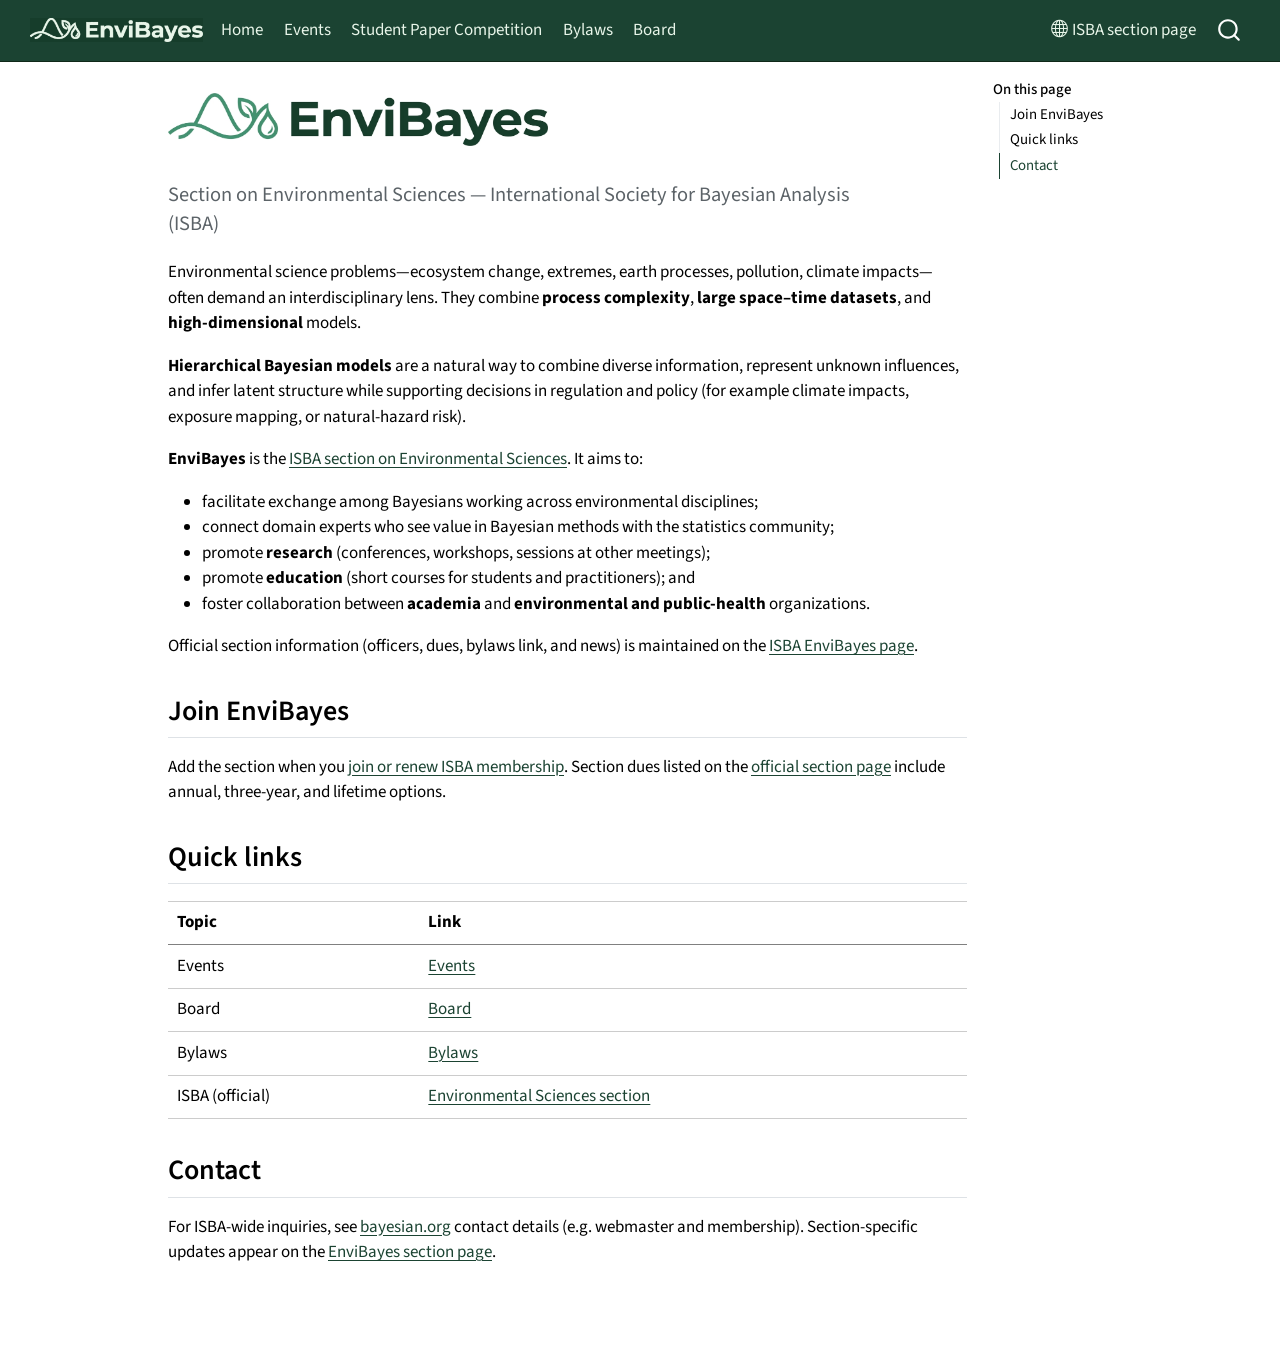
<file: index.html>
<!DOCTYPE html>
<html xmlns="http://www.w3.org/1999/xhtml" lang="en" xml:lang="en"><head>

<meta charset="utf-8">
<meta name="generator" content="quarto-1.10.18">

<meta name="viewport" content="width=device-width, initial-scale=1.0, user-scalable=yes">


<title>EnviBayes</title>
<style>
/* Default styles provided by pandoc.
** See https://pandoc.org/MANUAL.html#variables-for-html for config info.
*/
span.smallcaps{font-variant: small-caps;}
div.columns{display: flex; gap: 1.5em;}
div.column{flex: auto;}
@media screen {
div.columns{gap: min(4vw, 1.5em);}
div.column{overflow-x: auto;}
}
div.hanging-indent{margin-left: 1.5em; text-indent: -1.5em;}
ul.task-list{list-style: none;}
ul.task-list li input[type="checkbox"] {
  width: 0.8em;
  margin: 0 0.8em 0.2em -1em; /* quarto-specific, see https://github.com/quarto-dev/quarto-cli/issues/4556 */ 
  vertical-align: middle;
}
</style>


<script src="site_libs/quarto-nav/quarto-nav.js"></script>
<script src="site_libs/quarto-nav/headroom.min.js"></script>
<script src="site_libs/clipboard/clipboard.min.js"></script>
<script src="site_libs/quarto-search/autocomplete.umd.js"></script>
<script src="site_libs/quarto-search/fuse.min.js"></script>
<script src="site_libs/quarto-search/quarto-search.js"></script>
<meta name="quarto:offset" content="./">
<script src="site_libs/quarto-html/quarto.js" type="module"></script>
<script src="site_libs/quarto-html/tabsets/tabsets.js" type="module"></script>
<script src="site_libs/quarto-html/popper.min.js"></script>
<script src="site_libs/quarto-html/tippy.umd.min.js"></script>
<script src="site_libs/quarto-html/anchor.min.js"></script>
<link href="site_libs/quarto-html/tippy.css" rel="stylesheet">
<link href="site_libs/quarto-html/quarto-syntax-highlighting-64a204ab8560d761af7679ceaba22944.css" rel="stylesheet" id="quarto-text-highlighting-styles">
<script src="site_libs/bootstrap/bootstrap.min.js"></script>
<link href="site_libs/bootstrap/bootstrap-icons.css" rel="stylesheet">
<link href="site_libs/bootstrap/bootstrap-0ff462942cce47e594aae790d943cb43.min.css" rel="stylesheet" append-hash="true" id="quarto-bootstrap" data-mode="light">
<script id="quarto-search-options" type="application/json">{
  "location": "navbar",
  "copy-button": false,
  "collapse-after": 3,
  "panel-placement": "end",
  "type": "overlay",
  "limit": 50,
  "keyboard-shortcut": [
    "f",
    "/",
    "s"
  ],
  "show-item-context": false,
  "language": {
    "search-no-results-text": "No results",
    "search-matching-documents-text": "matching documents",
    "search-copy-link-title": "Copy link to search",
    "search-hide-matches-text": "Hide additional matches",
    "search-more-match-text": "more match in this document",
    "search-more-matches-text": "more matches in this document",
    "search-clear-button-title": "Clear",
    "search-text-placeholder": "",
    "search-detached-cancel-button-title": "Cancel",
    "search-submit-button-title": "Submit",
    "search-label": "Search"
  }
}</script>


</head>

<body class="nav-fixed page-home-logo quarto-light">

<div id="quarto-search-results"></div>
  <header id="quarto-header" class="headroom fixed-top">
    <nav class="navbar navbar-expand-lg " data-bs-theme="dark">
      <div class="navbar-container container-fluid">
      <div class="navbar-brand-container mx-auto">
    <a href="./index.html" class="navbar-brand navbar-brand-logo">
    <img src="./EnviBayes_Logo_navbar.png" alt="EnviBayes" class="navbar-logo light-content">
    <img src="./EnviBayes_Logo_navbar.png" alt="EnviBayes" class="navbar-logo dark-content">
    </a>
  </div>
            <div id="quarto-search" class="" title="Search"></div>
          <button class="navbar-toggler" type="button" data-bs-toggle="collapse" data-bs-target="#navbarCollapse" aria-controls="navbarCollapse" role="menu" aria-expanded="false" aria-label="Toggle navigation" onclick="if (window.quartoToggleHeadroom) { window.quartoToggleHeadroom(); }">
  <span class="navbar-toggler-icon"></span>
</button>
          <div class="collapse navbar-collapse" id="navbarCollapse">
            <ul class="navbar-nav navbar-nav-scroll me-auto">
  <li class="nav-item">
    <a class="nav-link active" href="./index.html" aria-current="page"> 
<span class="menu-text">Home</span></a>
  </li>  
  <li class="nav-item">
    <a class="nav-link" href="./events.html"> 
<span class="menu-text">Events</span></a>
  </li>  
  <li class="nav-item">
    <a class="nav-link" href="./student-paper-competition.html"> 
<span class="menu-text">Student Paper Competition</span></a>
  </li>  
  <li class="nav-item">
    <a class="nav-link" href="./bylaws.html"> 
<span class="menu-text">Bylaws</span></a>
  </li>  
  <li class="nav-item">
    <a class="nav-link" href="./board.html"> 
<span class="menu-text">Board</span></a>
  </li>  
</ul>
            <ul class="navbar-nav navbar-nav-scroll ms-auto">
  <li class="nav-item">
    <a class="nav-link" href="https://bayesian.org/sectionschapters/environmental-sciences/"> <i class="bi bi-globe" role="img">
</i> 
<span class="menu-text">ISBA section page</span></a>
  </li>  
</ul>
          </div> <!-- /navcollapse -->
            <div class="quarto-navbar-tools">
</div>
      </div> <!-- /container-fluid -->
    </nav>
</header>
<!-- content -->
<div id="quarto-content" class="quarto-container page-columns page-rows-contents page-layout-article page-navbar">
<!-- sidebar -->
<!-- margin-sidebar -->
    <div id="quarto-margin-sidebar" class="sidebar margin-sidebar">
        <nav id="TOC" role="doc-toc" class="toc-active">
    <h2 id="toc-title">On this page</h2>
   
  <ul>
  <li><a href="#join-envibayes" id="toc-join-envibayes" class="nav-link active" data-scroll-target="#join-envibayes">Join EnviBayes</a></li>
  <li><a href="#quick-links" id="toc-quick-links" class="nav-link" data-scroll-target="#quick-links">Quick links</a></li>
  <li><a href="#contact" id="toc-contact" class="nav-link" data-scroll-target="#contact">Contact</a></li>
  </ul>
</nav>
    </div>
<!-- main -->
<main class="content" id="quarto-document-content">

<header id="title-block-header" class="quarto-title-block default">
<div class="quarto-title">
<h1 class="title">EnviBayes</h1>
</div>



<div class="quarto-title-meta">

    
  
    
  </div>
  


</header>


<div class="quarto-figure quarto-figure-left">
<figure class="figure">
<p><img src="EnviBayes_Logo.png" class="img-fluid quarto-figure quarto-figure-left figure-img" alt="EnviBayes" width="380"></p>
</figure>
</div>
<h1 class="visually-hidden">
EnviBayes
</h1>
<div class="home-subtitle">
<p>Section on Environmental Sciences — International Society for Bayesian Analysis (ISBA)</p>
</div>
<p>Environmental science problems—ecosystem change, extremes, earth processes, pollution, climate impacts—often demand an interdisciplinary lens. They combine <strong>process complexity</strong>, <strong>large space–time datasets</strong>, and <strong>high-dimensional</strong> models.</p>
<p><strong>Hierarchical Bayesian models</strong> are a natural way to combine diverse information, represent unknown influences, and infer latent structure while supporting decisions in regulation and policy (for example climate impacts, exposure mapping, or natural-hazard risk).</p>
<p><strong>EnviBayes</strong> is the <a href="https://bayesian.org/sectionschapters/environmental-sciences/">ISBA section on Environmental Sciences</a>. It aims to:</p>
<ul>
<li>facilitate exchange among Bayesians working across environmental disciplines;</li>
<li>connect domain experts who see value in Bayesian methods with the statistics community;</li>
<li>promote <strong>research</strong> (conferences, workshops, sessions at other meetings);</li>
<li>promote <strong>education</strong> (short courses for students and practitioners); and</li>
<li>foster collaboration between <strong>academia</strong> and <strong>environmental and public-health</strong> organizations.</li>
</ul>
<p>Official section information (officers, dues, bylaws link, and news) is maintained on the <a href="https://bayesian.org/sectionschapters/environmental-sciences/">ISBA EnviBayes page</a>.</p>
<section id="join-envibayes" class="level2">
<h2 class="anchored" data-anchor-id="join-envibayes">Join EnviBayes</h2>
<p>Add the section when you <a href="https://bayesian.org/membership-2/joinrenew/">join or renew ISBA membership</a>. Section dues listed on the <a href="https://bayesian.org/sectionschapters/environmental-sciences/">official section page</a> include annual, three-year, and lifetime options.</p>
</section>
<section id="quick-links" class="level2">
<h2 class="anchored" data-anchor-id="quick-links">Quick links</h2>
<table class="caption-top table">
<thead>
<tr class="header">
<th>Topic</th>
<th>Link</th>
</tr>
</thead>
<tbody>
<tr class="odd">
<td>Events</td>
<td><a href="./events.html">Events</a></td>
</tr>
<tr class="even">
<td>Board</td>
<td><a href="./board.html">Board</a></td>
</tr>
<tr class="odd">
<td>Bylaws</td>
<td><a href="./bylaws.html">Bylaws</a></td>
</tr>
<tr class="even">
<td>ISBA (official)</td>
<td><a href="https://bayesian.org/sectionschapters/environmental-sciences/">Environmental Sciences section</a></td>
</tr>
</tbody>
</table>
</section>
<section id="contact" class="level2">
<h2 class="anchored" data-anchor-id="contact">Contact</h2>
<p>For ISBA-wide inquiries, see <a href="https://bayesian.org/">bayesian.org</a> contact details (e.g.&nbsp;webmaster and membership). Section-specific updates appear on the <a href="https://bayesian.org/sectionschapters/environmental-sciences/">EnviBayes section page</a>.</p>


</section>

</main> <!-- /main -->
<script id="quarto-html-after-body" type="application/javascript">
  window.document.addEventListener("DOMContentLoaded", function (event) {
    const icon = "";
    const anchorJS = new window.AnchorJS();
    anchorJS.options = {
      placement: 'right',
      icon: icon
    };
    anchorJS.add('.anchored');
    const isCodeAnnotation = (el) => {
      for (const clz of el.classList) {
        if (clz.startsWith('code-annotation-')) {                     
          return true;
        }
      }
      return false;
    }
    const onCopySuccess = function(e) {
      // button target
      const button = e.trigger;
      // don't keep focus
      button.blur();
      // flash "checked"
      button.classList.add('code-copy-button-checked');
      var currentTitle = button.getAttribute("title");
      button.setAttribute("title", "Copied!");
      let tooltip;
      if (window.bootstrap) {
        button.setAttribute("data-bs-toggle", "tooltip");
        button.setAttribute("data-bs-placement", "left");
        button.setAttribute("data-bs-title", "Copied!");
        tooltip = new bootstrap.Tooltip(button, 
          { trigger: "manual", 
            customClass: "code-copy-button-tooltip",
            offset: [0, -8]});
        tooltip.show();    
      }
      setTimeout(function() {
        if (tooltip) {
          tooltip.hide();
          button.removeAttribute("data-bs-title");
          button.removeAttribute("data-bs-toggle");
          button.removeAttribute("data-bs-placement");
        }
        button.setAttribute("title", currentTitle);
        button.classList.remove('code-copy-button-checked');
      }, 1000);
      // clear code selection
      e.clearSelection();
    }
    const getTextToCopy = function(trigger) {
      const outerScaffold = trigger.parentElement.cloneNode(true);
      const codeEl = outerScaffold.querySelector('code');
      for (const childEl of codeEl.children) {
        if (isCodeAnnotation(childEl)) {
          childEl.remove();
        }
      }
      return codeEl.innerText;
    }
    const clipboard = new window.ClipboardJS('.code-copy-button:not([data-in-quarto-modal])', {
      text: getTextToCopy
    });
    clipboard.on('success', onCopySuccess);
    if (window.document.getElementById('quarto-embedded-source-code-modal')) {
      const clipboardModal = new window.ClipboardJS('.code-copy-button[data-in-quarto-modal]', {
        text: getTextToCopy,
        container: window.document.getElementById('quarto-embedded-source-code-modal')
      });
      clipboardModal.on('success', onCopySuccess);
    }
      var localhostRegex = new RegExp(/^(?:http|https):\/\/localhost\:?[0-9]*\//);
      var mailtoRegex = new RegExp(/^mailto:/);
        var filterRegex = new RegExp("https:\/\/EnviBayes-ISBA\.github\.io\/");
      var isInternal = (href) => {
          return filterRegex.test(href) || localhostRegex.test(href) || mailtoRegex.test(href);
      }
      // Inspect non-navigation links and adorn them if external
     var links = window.document.querySelectorAll('a[href]:not(.nav-link):not(.navbar-brand):not(.toc-action):not(.sidebar-link):not(.sidebar-item-toggle):not(.pagination-link):not(.no-external):not([aria-hidden]):not(.dropdown-item):not(.quarto-navigation-tool):not(.about-link)');
      for (var i=0; i<links.length; i++) {
        const link = links[i];
        if (!isInternal(link.href)) {
          // undo the damage that might have been done by quarto-nav.js in the case of
          // links that we want to consider external
          if (link.dataset.originalHref !== undefined) {
            link.href = link.dataset.originalHref;
          }
            // target, if specified
            link.setAttribute("target", "_blank");
            if (link.getAttribute("rel") === null) {
              link.setAttribute("rel", "noopener");
            }
        }
      }
    function tippyHover(el, contentFn, onTriggerFn, onUntriggerFn) {
      const config = {
        allowHTML: true,
        maxWidth: 500,
        delay: 100,
        arrow: false,
        appendTo: function(el) {
            return el.parentElement;
        },
        interactive: true,
        interactiveBorder: 10,
        theme: 'quarto',
        placement: 'bottom-start',
      };
      if (contentFn) {
        config.content = contentFn;
      }
      if (onTriggerFn) {
        config.onTrigger = onTriggerFn;
      }
      if (onUntriggerFn) {
        config.onUntrigger = onUntriggerFn;
      }
      window.tippy(el, config); 
    }
    const noterefs = window.document.querySelectorAll('a[role="doc-noteref"]');
    for (var i=0; i<noterefs.length; i++) {
      const ref = noterefs[i];
      tippyHover(ref, function() {
        // use id or data attribute instead here
        let href = ref.getAttribute('data-footnote-href') || ref.getAttribute('href');
        try { href = new URL(href).hash; } catch {}
        const id = href.replace(/^#\/?/, "");
        const note = window.document.getElementById(id);
        if (note) {
          return note.innerHTML;
        } else {
          return "";
        }
      });
    }
    const xrefs = window.document.querySelectorAll('a.quarto-xref');
    const processXRef = (id, note) => {
      // Strip column container classes
      const stripColumnClz = (el) => {
        el.classList.remove("page-full", "page-columns");
        if (el.children) {
          for (const child of el.children) {
            stripColumnClz(child);
          }
        }
      }
      stripColumnClz(note)
      if (id === null || id.startsWith('sec-')) {
        // Special case sections, only their first couple elements
        const container = document.createElement("div");
        if (note.children && note.children.length > 2) {
          container.appendChild(note.children[0].cloneNode(true));
          for (let i = 1; i < note.children.length; i++) {
            const child = note.children[i];
            if (child.tagName === "P" && child.innerText === "") {
              continue;
            } else {
              container.appendChild(child.cloneNode(true));
              break;
            }
          }
          if (window.Quarto?.typesetMath) {
            window.Quarto.typesetMath(container);
          }
          return container.innerHTML
        } else {
          if (window.Quarto?.typesetMath) {
            window.Quarto.typesetMath(note);
          }
          return note.innerHTML;
        }
      } else {
        // Remove any anchor links if they are present
        const anchorLink = note.querySelector('a.anchorjs-link');
        if (anchorLink) {
          anchorLink.remove();
        }
        if (window.Quarto?.typesetMath) {
          window.Quarto.typesetMath(note);
        }
        if (note.classList.contains("callout")) {
          return note.outerHTML;
        } else {
          return note.innerHTML;
        }
      }
    }
    for (var i=0; i<xrefs.length; i++) {
      const xref = xrefs[i];
      tippyHover(xref, undefined, function(instance) {
        instance.disable();
        let url = xref.getAttribute('href');
        let hash = undefined; 
        if (url.startsWith('#')) {
          hash = url;
        } else {
          try { hash = new URL(url).hash; } catch {}
        }
        if (hash) {
          const id = hash.replace(/^#\/?/, "");
          const note = window.document.getElementById(id);
          if (note !== null) {
            try {
              const html = processXRef(id, note.cloneNode(true));
              instance.setContent(html);
            } finally {
              instance.enable();
              instance.show();
            }
          } else {
            // See if we can fetch this
            fetch(url.split('#')[0])
            .then(res => res.text())
            .then(html => {
              const parser = new DOMParser();
              const htmlDoc = parser.parseFromString(html, "text/html");
              const note = htmlDoc.getElementById(id);
              if (note !== null) {
                const html = processXRef(id, note);
                instance.setContent(html);
              } 
            }).finally(() => {
              instance.enable();
              instance.show();
            });
          }
        } else {
          // See if we can fetch a full url (with no hash to target)
          // This is a special case and we should probably do some content thinning / targeting
          fetch(url)
          .then(res => res.text())
          .then(html => {
            const parser = new DOMParser();
            const htmlDoc = parser.parseFromString(html, "text/html");
            const note = htmlDoc.querySelector('main.content');
            if (note !== null) {
              // This should only happen for chapter cross references
              // (since there is no id in the URL)
              // remove the first header
              if (note.children.length > 0 && note.children[0].tagName === "HEADER") {
                note.children[0].remove();
              }
              const html = processXRef(null, note);
              instance.setContent(html);
            } 
          }).finally(() => {
            instance.enable();
            instance.show();
          });
        }
      }, function(instance) {
      });
    }
        let selectedAnnoteEl;
        const selectorForAnnotation = ( cell, annotation) => {
          let cellAttr = 'data-code-cell="' + cell + '"';
          let lineAttr = 'data-code-annotation="' +  annotation + '"';
          const selector = 'span[' + cellAttr + '][' + lineAttr + ']';
          return selector;
        }
        const selectCodeLines = (annoteEl) => {
          const doc = window.document;
          const targetCell = annoteEl.getAttribute("data-target-cell");
          const targetAnnotation = annoteEl.getAttribute("data-target-annotation");
          const annoteSpan = window.document.querySelector(selectorForAnnotation(targetCell, targetAnnotation));
          const lines = annoteSpan.getAttribute("data-code-lines").split(",");
          const lineIds = lines.map((line) => {
            return targetCell + "-" + line;
          })
          let top = null;
          let height = null;
          let parent = null;
          if (lineIds.length > 0) {
              //compute the position of the single el (top and bottom and make a div)
              const el = window.document.getElementById(lineIds[0]);
              top = el.offsetTop;
              height = el.offsetHeight;
              parent = el.parentElement.parentElement;
            if (lineIds.length > 1) {
              const lastEl = window.document.getElementById(lineIds[lineIds.length - 1]);
              const bottom = lastEl.offsetTop + lastEl.offsetHeight;
              height = bottom - top;
            }
            if (top !== null && height !== null && parent !== null) {
              // cook up a div (if necessary) and position it 
              let div = window.document.getElementById("code-annotation-line-highlight");
              if (div === null) {
                div = window.document.createElement("div");
                div.setAttribute("id", "code-annotation-line-highlight");
                div.style.position = 'absolute';
                parent.appendChild(div);
              }
              div.style.top = top - 2 + "px";
              div.style.height = height + 4 + "px";
              div.style.left = 0;
              let gutterDiv = window.document.getElementById("code-annotation-line-highlight-gutter");
              if (gutterDiv === null) {
                gutterDiv = window.document.createElement("div");
                gutterDiv.setAttribute("id", "code-annotation-line-highlight-gutter");
                gutterDiv.style.position = 'absolute';
                const codeCell = window.document.getElementById(targetCell);
                const gutter = codeCell.querySelector('.code-annotation-gutter');
                gutter.appendChild(gutterDiv);
              }
              gutterDiv.style.top = top - 2 + "px";
              gutterDiv.style.height = height + 4 + "px";
            }
            selectedAnnoteEl = annoteEl;
          }
        };
        const unselectCodeLines = () => {
          const elementsIds = ["code-annotation-line-highlight", "code-annotation-line-highlight-gutter"];
          elementsIds.forEach((elId) => {
            const div = window.document.getElementById(elId);
            if (div) {
              div.remove();
            }
          });
          selectedAnnoteEl = undefined;
        };
          // Handle positioning of the toggle
      window.addEventListener(
        "resize",
        throttle(() => {
          elRect = undefined;
          if (selectedAnnoteEl) {
            selectCodeLines(selectedAnnoteEl);
          }
        }, 10)
      );
      function throttle(fn, ms) {
      let throttle = false;
      let timer;
        return (...args) => {
          if(!throttle) { // first call gets through
              fn.apply(this, args);
              throttle = true;
          } else { // all the others get throttled
              if(timer) clearTimeout(timer); // cancel #2
              timer = setTimeout(() => {
                fn.apply(this, args);
                timer = throttle = false;
              }, ms);
          }
        };
      }
        // Attach click handler to the DT
        const annoteDls = window.document.querySelectorAll('dt[data-target-cell]');
        for (const annoteDlNode of annoteDls) {
          annoteDlNode.addEventListener('click', (event) => {
            const clickedEl = event.target;
            if (clickedEl !== selectedAnnoteEl) {
              unselectCodeLines();
              const activeEl = window.document.querySelector('dt[data-target-cell].code-annotation-active');
              if (activeEl) {
                activeEl.classList.remove('code-annotation-active');
              }
              selectCodeLines(clickedEl);
              clickedEl.classList.add('code-annotation-active');
            } else {
              // Unselect the line
              unselectCodeLines();
              clickedEl.classList.remove('code-annotation-active');
            }
          });
        }
    const findCites = (el) => {
      const parentEl = el.parentElement;
      if (parentEl) {
        const cites = parentEl.dataset.cites;
        if (cites) {
          return {
            el,
            cites: cites.split(' ')
          };
        } else {
          return findCites(el.parentElement)
        }
      } else {
        return undefined;
      }
    };
    var bibliorefs = window.document.querySelectorAll('a[role="doc-biblioref"]');
    for (var i=0; i<bibliorefs.length; i++) {
      const ref = bibliorefs[i];
      const citeInfo = findCites(ref);
      if (citeInfo) {
        tippyHover(citeInfo.el, function() {
          var popup = window.document.createElement('div');
          citeInfo.cites.forEach(function(cite) {
            var citeDiv = window.document.createElement('div');
            citeDiv.classList.add('hanging-indent');
            citeDiv.classList.add('csl-entry');
            var biblioDiv = window.document.getElementById('ref-' + cite);
            if (biblioDiv) {
              citeDiv.innerHTML = biblioDiv.innerHTML;
            }
            popup.appendChild(citeDiv);
          });
          return popup.innerHTML;
        });
      }
    }
  });
  </script>
</div> <!-- /content -->




</body></html>
</file>
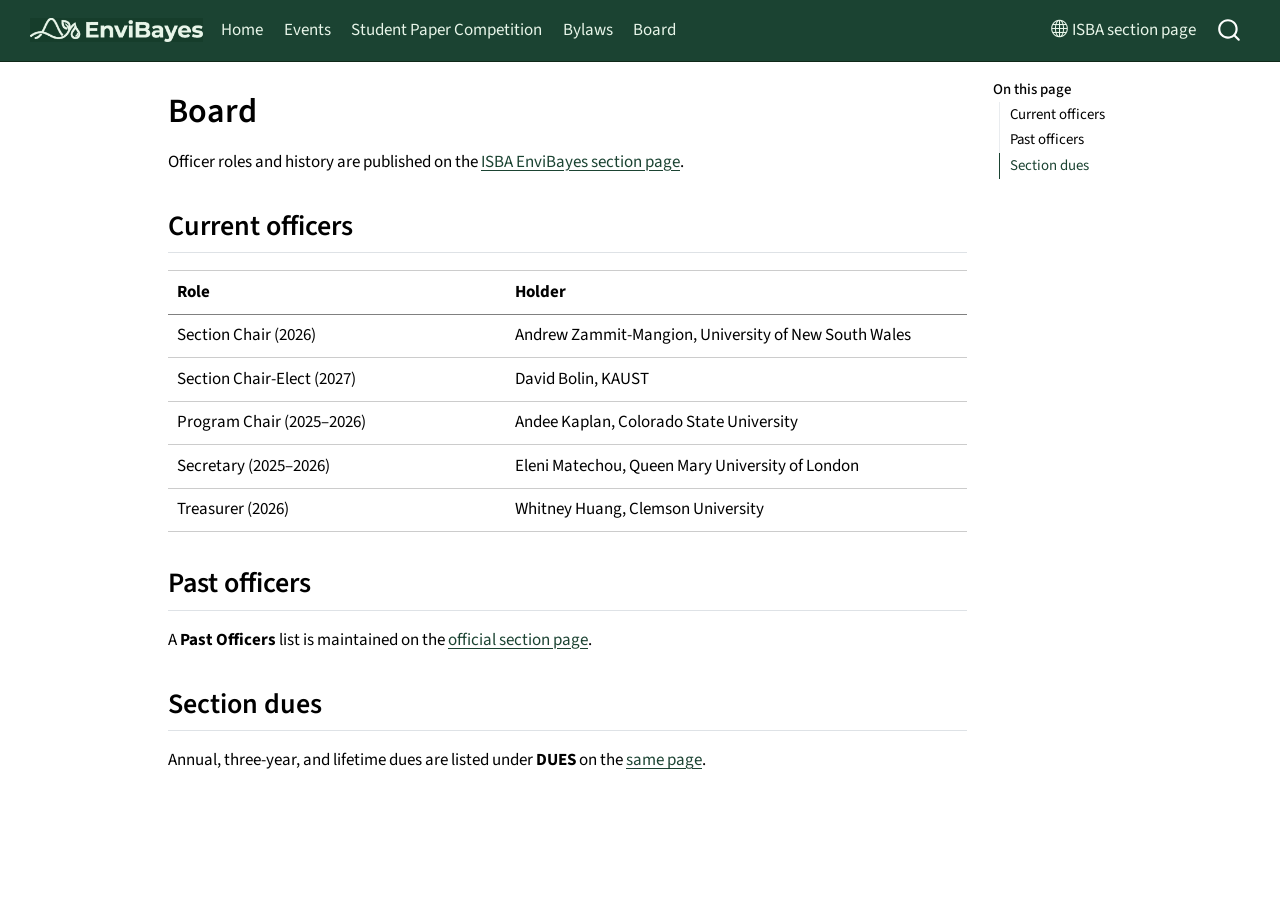
<file: board.html>
<!DOCTYPE html>
<html xmlns="http://www.w3.org/1999/xhtml" lang="en" xml:lang="en"><head>

<meta charset="utf-8">
<meta name="generator" content="quarto-1.10.18">

<meta name="viewport" content="width=device-width, initial-scale=1.0, user-scalable=yes">


<title>Board – EnviBayes</title>
<style>
/* Default styles provided by pandoc.
** See https://pandoc.org/MANUAL.html#variables-for-html for config info.
*/
span.smallcaps{font-variant: small-caps;}
div.columns{display: flex; gap: 1.5em;}
div.column{flex: auto;}
@media screen {
div.columns{gap: min(4vw, 1.5em);}
div.column{overflow-x: auto;}
}
div.hanging-indent{margin-left: 1.5em; text-indent: -1.5em;}
ul.task-list{list-style: none;}
ul.task-list li input[type="checkbox"] {
  width: 0.8em;
  margin: 0 0.8em 0.2em -1em; /* quarto-specific, see https://github.com/quarto-dev/quarto-cli/issues/4556 */ 
  vertical-align: middle;
}
</style>


<script src="site_libs/quarto-nav/quarto-nav.js"></script>
<script src="site_libs/quarto-nav/headroom.min.js"></script>
<script src="site_libs/clipboard/clipboard.min.js"></script>
<script src="site_libs/quarto-search/autocomplete.umd.js"></script>
<script src="site_libs/quarto-search/fuse.min.js"></script>
<script src="site_libs/quarto-search/quarto-search.js"></script>
<meta name="quarto:offset" content="./">
<script src="site_libs/quarto-html/quarto.js" type="module"></script>
<script src="site_libs/quarto-html/tabsets/tabsets.js" type="module"></script>
<script src="site_libs/quarto-html/popper.min.js"></script>
<script src="site_libs/quarto-html/tippy.umd.min.js"></script>
<script src="site_libs/quarto-html/anchor.min.js"></script>
<link href="site_libs/quarto-html/tippy.css" rel="stylesheet">
<link href="site_libs/quarto-html/quarto-syntax-highlighting-64a204ab8560d761af7679ceaba22944.css" rel="stylesheet" id="quarto-text-highlighting-styles">
<script src="site_libs/bootstrap/bootstrap.min.js"></script>
<link href="site_libs/bootstrap/bootstrap-icons.css" rel="stylesheet">
<link href="site_libs/bootstrap/bootstrap-0ff462942cce47e594aae790d943cb43.min.css" rel="stylesheet" append-hash="true" id="quarto-bootstrap" data-mode="light">
<script id="quarto-search-options" type="application/json">{
  "location": "navbar",
  "copy-button": false,
  "collapse-after": 3,
  "panel-placement": "end",
  "type": "overlay",
  "limit": 50,
  "keyboard-shortcut": [
    "f",
    "/",
    "s"
  ],
  "show-item-context": false,
  "language": {
    "search-no-results-text": "No results",
    "search-matching-documents-text": "matching documents",
    "search-copy-link-title": "Copy link to search",
    "search-hide-matches-text": "Hide additional matches",
    "search-more-match-text": "more match in this document",
    "search-more-matches-text": "more matches in this document",
    "search-clear-button-title": "Clear",
    "search-text-placeholder": "",
    "search-detached-cancel-button-title": "Cancel",
    "search-submit-button-title": "Submit",
    "search-label": "Search"
  }
}</script>


</head>

<body class="nav-fixed quarto-light">

<div id="quarto-search-results"></div>
  <header id="quarto-header" class="headroom fixed-top">
    <nav class="navbar navbar-expand-lg " data-bs-theme="dark">
      <div class="navbar-container container-fluid">
      <div class="navbar-brand-container mx-auto">
    <a href="./index.html" class="navbar-brand navbar-brand-logo">
    <img src="./EnviBayes_Logo_navbar.png" alt="EnviBayes" class="navbar-logo light-content">
    <img src="./EnviBayes_Logo_navbar.png" alt="EnviBayes" class="navbar-logo dark-content">
    </a>
  </div>
            <div id="quarto-search" class="" title="Search"></div>
          <button class="navbar-toggler" type="button" data-bs-toggle="collapse" data-bs-target="#navbarCollapse" aria-controls="navbarCollapse" role="menu" aria-expanded="false" aria-label="Toggle navigation" onclick="if (window.quartoToggleHeadroom) { window.quartoToggleHeadroom(); }">
  <span class="navbar-toggler-icon"></span>
</button>
          <div class="collapse navbar-collapse" id="navbarCollapse">
            <ul class="navbar-nav navbar-nav-scroll me-auto">
  <li class="nav-item">
    <a class="nav-link" href="./index.html"> 
<span class="menu-text">Home</span></a>
  </li>  
  <li class="nav-item">
    <a class="nav-link" href="./events.html"> 
<span class="menu-text">Events</span></a>
  </li>  
  <li class="nav-item">
    <a class="nav-link" href="./student-paper-competition.html"> 
<span class="menu-text">Student Paper Competition</span></a>
  </li>  
  <li class="nav-item">
    <a class="nav-link" href="./bylaws.html"> 
<span class="menu-text">Bylaws</span></a>
  </li>  
  <li class="nav-item">
    <a class="nav-link active" href="./board.html" aria-current="page"> 
<span class="menu-text">Board</span></a>
  </li>  
</ul>
            <ul class="navbar-nav navbar-nav-scroll ms-auto">
  <li class="nav-item">
    <a class="nav-link" href="https://bayesian.org/sectionschapters/environmental-sciences/"> <i class="bi bi-globe" role="img">
</i> 
<span class="menu-text">ISBA section page</span></a>
  </li>  
</ul>
          </div> <!-- /navcollapse -->
            <div class="quarto-navbar-tools">
</div>
      </div> <!-- /container-fluid -->
    </nav>
</header>
<!-- content -->
<div id="quarto-content" class="quarto-container page-columns page-rows-contents page-layout-article page-navbar">
<!-- sidebar -->
<!-- margin-sidebar -->
    <div id="quarto-margin-sidebar" class="sidebar margin-sidebar">
        <nav id="TOC" role="doc-toc" class="toc-active">
    <h2 id="toc-title">On this page</h2>
   
  <ul>
  <li><a href="#current-officers" id="toc-current-officers" class="nav-link active" data-scroll-target="#current-officers">Current officers</a></li>
  <li><a href="#past-officers" id="toc-past-officers" class="nav-link" data-scroll-target="#past-officers">Past officers</a></li>
  <li><a href="#section-dues" id="toc-section-dues" class="nav-link" data-scroll-target="#section-dues">Section dues</a></li>
  </ul>
</nav>
    </div>
<!-- main -->
<main class="content" id="quarto-document-content">

<header id="title-block-header" class="quarto-title-block default">
<div class="quarto-title">
<h1 class="title">Board</h1>
</div>



<div class="quarto-title-meta">

    
  
    
  </div>
  


</header>


<p>Officer roles and history are published on the <a href="https://bayesian.org/sectionschapters/environmental-sciences/">ISBA EnviBayes section page</a>.</p>
<section id="current-officers" class="level2">
<h2 class="anchored" data-anchor-id="current-officers">Current officers</h2>
<table class="caption-top table">
<colgroup>
<col style="width: 42%">
<col style="width: 57%">
</colgroup>
<thead>
<tr class="header">
<th>Role</th>
<th>Holder</th>
</tr>
</thead>
<tbody>
<tr class="odd">
<td>Section Chair (2026)</td>
<td>Andrew Zammit-Mangion, University of New South Wales</td>
</tr>
<tr class="even">
<td>Section Chair-Elect (2027)</td>
<td>David Bolin, KAUST</td>
</tr>
<tr class="odd">
<td>Program Chair (2025–2026)</td>
<td>Andee Kaplan, Colorado State University</td>
</tr>
<tr class="even">
<td>Secretary (2025–2026)</td>
<td>Eleni Matechou, Queen Mary University of London</td>
</tr>
<tr class="odd">
<td>Treasurer (2026)</td>
<td>Whitney Huang, Clemson University</td>
</tr>
</tbody>
</table>
</section>
<section id="past-officers" class="level2">
<h2 class="anchored" data-anchor-id="past-officers">Past officers</h2>
<p>A <strong>Past Officers</strong> list is maintained on the <a href="https://bayesian.org/sectionschapters/environmental-sciences/">official section page</a>.</p>
</section>
<section id="section-dues" class="level2">
<h2 class="anchored" data-anchor-id="section-dues">Section dues</h2>
<p>Annual, three-year, and lifetime dues are listed under <strong>DUES</strong> on the <a href="https://bayesian.org/sectionschapters/environmental-sciences/">same page</a>.</p>


</section>

</main> <!-- /main -->
<script id="quarto-html-after-body" type="application/javascript">
  window.document.addEventListener("DOMContentLoaded", function (event) {
    const icon = "";
    const anchorJS = new window.AnchorJS();
    anchorJS.options = {
      placement: 'right',
      icon: icon
    };
    anchorJS.add('.anchored');
    const isCodeAnnotation = (el) => {
      for (const clz of el.classList) {
        if (clz.startsWith('code-annotation-')) {                     
          return true;
        }
      }
      return false;
    }
    const onCopySuccess = function(e) {
      // button target
      const button = e.trigger;
      // don't keep focus
      button.blur();
      // flash "checked"
      button.classList.add('code-copy-button-checked');
      var currentTitle = button.getAttribute("title");
      button.setAttribute("title", "Copied!");
      let tooltip;
      if (window.bootstrap) {
        button.setAttribute("data-bs-toggle", "tooltip");
        button.setAttribute("data-bs-placement", "left");
        button.setAttribute("data-bs-title", "Copied!");
        tooltip = new bootstrap.Tooltip(button, 
          { trigger: "manual", 
            customClass: "code-copy-button-tooltip",
            offset: [0, -8]});
        tooltip.show();    
      }
      setTimeout(function() {
        if (tooltip) {
          tooltip.hide();
          button.removeAttribute("data-bs-title");
          button.removeAttribute("data-bs-toggle");
          button.removeAttribute("data-bs-placement");
        }
        button.setAttribute("title", currentTitle);
        button.classList.remove('code-copy-button-checked');
      }, 1000);
      // clear code selection
      e.clearSelection();
    }
    const getTextToCopy = function(trigger) {
      const outerScaffold = trigger.parentElement.cloneNode(true);
      const codeEl = outerScaffold.querySelector('code');
      for (const childEl of codeEl.children) {
        if (isCodeAnnotation(childEl)) {
          childEl.remove();
        }
      }
      return codeEl.innerText;
    }
    const clipboard = new window.ClipboardJS('.code-copy-button:not([data-in-quarto-modal])', {
      text: getTextToCopy
    });
    clipboard.on('success', onCopySuccess);
    if (window.document.getElementById('quarto-embedded-source-code-modal')) {
      const clipboardModal = new window.ClipboardJS('.code-copy-button[data-in-quarto-modal]', {
        text: getTextToCopy,
        container: window.document.getElementById('quarto-embedded-source-code-modal')
      });
      clipboardModal.on('success', onCopySuccess);
    }
      var localhostRegex = new RegExp(/^(?:http|https):\/\/localhost\:?[0-9]*\//);
      var mailtoRegex = new RegExp(/^mailto:/);
        var filterRegex = new RegExp("https:\/\/EnviBayes-ISBA\.github\.io\/");
      var isInternal = (href) => {
          return filterRegex.test(href) || localhostRegex.test(href) || mailtoRegex.test(href);
      }
      // Inspect non-navigation links and adorn them if external
     var links = window.document.querySelectorAll('a[href]:not(.nav-link):not(.navbar-brand):not(.toc-action):not(.sidebar-link):not(.sidebar-item-toggle):not(.pagination-link):not(.no-external):not([aria-hidden]):not(.dropdown-item):not(.quarto-navigation-tool):not(.about-link)');
      for (var i=0; i<links.length; i++) {
        const link = links[i];
        if (!isInternal(link.href)) {
          // undo the damage that might have been done by quarto-nav.js in the case of
          // links that we want to consider external
          if (link.dataset.originalHref !== undefined) {
            link.href = link.dataset.originalHref;
          }
            // target, if specified
            link.setAttribute("target", "_blank");
            if (link.getAttribute("rel") === null) {
              link.setAttribute("rel", "noopener");
            }
        }
      }
    function tippyHover(el, contentFn, onTriggerFn, onUntriggerFn) {
      const config = {
        allowHTML: true,
        maxWidth: 500,
        delay: 100,
        arrow: false,
        appendTo: function(el) {
            return el.parentElement;
        },
        interactive: true,
        interactiveBorder: 10,
        theme: 'quarto',
        placement: 'bottom-start',
      };
      if (contentFn) {
        config.content = contentFn;
      }
      if (onTriggerFn) {
        config.onTrigger = onTriggerFn;
      }
      if (onUntriggerFn) {
        config.onUntrigger = onUntriggerFn;
      }
      window.tippy(el, config); 
    }
    const noterefs = window.document.querySelectorAll('a[role="doc-noteref"]');
    for (var i=0; i<noterefs.length; i++) {
      const ref = noterefs[i];
      tippyHover(ref, function() {
        // use id or data attribute instead here
        let href = ref.getAttribute('data-footnote-href') || ref.getAttribute('href');
        try { href = new URL(href).hash; } catch {}
        const id = href.replace(/^#\/?/, "");
        const note = window.document.getElementById(id);
        if (note) {
          return note.innerHTML;
        } else {
          return "";
        }
      });
    }
    const xrefs = window.document.querySelectorAll('a.quarto-xref');
    const processXRef = (id, note) => {
      // Strip column container classes
      const stripColumnClz = (el) => {
        el.classList.remove("page-full", "page-columns");
        if (el.children) {
          for (const child of el.children) {
            stripColumnClz(child);
          }
        }
      }
      stripColumnClz(note)
      if (id === null || id.startsWith('sec-')) {
        // Special case sections, only their first couple elements
        const container = document.createElement("div");
        if (note.children && note.children.length > 2) {
          container.appendChild(note.children[0].cloneNode(true));
          for (let i = 1; i < note.children.length; i++) {
            const child = note.children[i];
            if (child.tagName === "P" && child.innerText === "") {
              continue;
            } else {
              container.appendChild(child.cloneNode(true));
              break;
            }
          }
          if (window.Quarto?.typesetMath) {
            window.Quarto.typesetMath(container);
          }
          return container.innerHTML
        } else {
          if (window.Quarto?.typesetMath) {
            window.Quarto.typesetMath(note);
          }
          return note.innerHTML;
        }
      } else {
        // Remove any anchor links if they are present
        const anchorLink = note.querySelector('a.anchorjs-link');
        if (anchorLink) {
          anchorLink.remove();
        }
        if (window.Quarto?.typesetMath) {
          window.Quarto.typesetMath(note);
        }
        if (note.classList.contains("callout")) {
          return note.outerHTML;
        } else {
          return note.innerHTML;
        }
      }
    }
    for (var i=0; i<xrefs.length; i++) {
      const xref = xrefs[i];
      tippyHover(xref, undefined, function(instance) {
        instance.disable();
        let url = xref.getAttribute('href');
        let hash = undefined; 
        if (url.startsWith('#')) {
          hash = url;
        } else {
          try { hash = new URL(url).hash; } catch {}
        }
        if (hash) {
          const id = hash.replace(/^#\/?/, "");
          const note = window.document.getElementById(id);
          if (note !== null) {
            try {
              const html = processXRef(id, note.cloneNode(true));
              instance.setContent(html);
            } finally {
              instance.enable();
              instance.show();
            }
          } else {
            // See if we can fetch this
            fetch(url.split('#')[0])
            .then(res => res.text())
            .then(html => {
              const parser = new DOMParser();
              const htmlDoc = parser.parseFromString(html, "text/html");
              const note = htmlDoc.getElementById(id);
              if (note !== null) {
                const html = processXRef(id, note);
                instance.setContent(html);
              } 
            }).finally(() => {
              instance.enable();
              instance.show();
            });
          }
        } else {
          // See if we can fetch a full url (with no hash to target)
          // This is a special case and we should probably do some content thinning / targeting
          fetch(url)
          .then(res => res.text())
          .then(html => {
            const parser = new DOMParser();
            const htmlDoc = parser.parseFromString(html, "text/html");
            const note = htmlDoc.querySelector('main.content');
            if (note !== null) {
              // This should only happen for chapter cross references
              // (since there is no id in the URL)
              // remove the first header
              if (note.children.length > 0 && note.children[0].tagName === "HEADER") {
                note.children[0].remove();
              }
              const html = processXRef(null, note);
              instance.setContent(html);
            } 
          }).finally(() => {
            instance.enable();
            instance.show();
          });
        }
      }, function(instance) {
      });
    }
        let selectedAnnoteEl;
        const selectorForAnnotation = ( cell, annotation) => {
          let cellAttr = 'data-code-cell="' + cell + '"';
          let lineAttr = 'data-code-annotation="' +  annotation + '"';
          const selector = 'span[' + cellAttr + '][' + lineAttr + ']';
          return selector;
        }
        const selectCodeLines = (annoteEl) => {
          const doc = window.document;
          const targetCell = annoteEl.getAttribute("data-target-cell");
          const targetAnnotation = annoteEl.getAttribute("data-target-annotation");
          const annoteSpan = window.document.querySelector(selectorForAnnotation(targetCell, targetAnnotation));
          const lines = annoteSpan.getAttribute("data-code-lines").split(",");
          const lineIds = lines.map((line) => {
            return targetCell + "-" + line;
          })
          let top = null;
          let height = null;
          let parent = null;
          if (lineIds.length > 0) {
              //compute the position of the single el (top and bottom and make a div)
              const el = window.document.getElementById(lineIds[0]);
              top = el.offsetTop;
              height = el.offsetHeight;
              parent = el.parentElement.parentElement;
            if (lineIds.length > 1) {
              const lastEl = window.document.getElementById(lineIds[lineIds.length - 1]);
              const bottom = lastEl.offsetTop + lastEl.offsetHeight;
              height = bottom - top;
            }
            if (top !== null && height !== null && parent !== null) {
              // cook up a div (if necessary) and position it 
              let div = window.document.getElementById("code-annotation-line-highlight");
              if (div === null) {
                div = window.document.createElement("div");
                div.setAttribute("id", "code-annotation-line-highlight");
                div.style.position = 'absolute';
                parent.appendChild(div);
              }
              div.style.top = top - 2 + "px";
              div.style.height = height + 4 + "px";
              div.style.left = 0;
              let gutterDiv = window.document.getElementById("code-annotation-line-highlight-gutter");
              if (gutterDiv === null) {
                gutterDiv = window.document.createElement("div");
                gutterDiv.setAttribute("id", "code-annotation-line-highlight-gutter");
                gutterDiv.style.position = 'absolute';
                const codeCell = window.document.getElementById(targetCell);
                const gutter = codeCell.querySelector('.code-annotation-gutter');
                gutter.appendChild(gutterDiv);
              }
              gutterDiv.style.top = top - 2 + "px";
              gutterDiv.style.height = height + 4 + "px";
            }
            selectedAnnoteEl = annoteEl;
          }
        };
        const unselectCodeLines = () => {
          const elementsIds = ["code-annotation-line-highlight", "code-annotation-line-highlight-gutter"];
          elementsIds.forEach((elId) => {
            const div = window.document.getElementById(elId);
            if (div) {
              div.remove();
            }
          });
          selectedAnnoteEl = undefined;
        };
          // Handle positioning of the toggle
      window.addEventListener(
        "resize",
        throttle(() => {
          elRect = undefined;
          if (selectedAnnoteEl) {
            selectCodeLines(selectedAnnoteEl);
          }
        }, 10)
      );
      function throttle(fn, ms) {
      let throttle = false;
      let timer;
        return (...args) => {
          if(!throttle) { // first call gets through
              fn.apply(this, args);
              throttle = true;
          } else { // all the others get throttled
              if(timer) clearTimeout(timer); // cancel #2
              timer = setTimeout(() => {
                fn.apply(this, args);
                timer = throttle = false;
              }, ms);
          }
        };
      }
        // Attach click handler to the DT
        const annoteDls = window.document.querySelectorAll('dt[data-target-cell]');
        for (const annoteDlNode of annoteDls) {
          annoteDlNode.addEventListener('click', (event) => {
            const clickedEl = event.target;
            if (clickedEl !== selectedAnnoteEl) {
              unselectCodeLines();
              const activeEl = window.document.querySelector('dt[data-target-cell].code-annotation-active');
              if (activeEl) {
                activeEl.classList.remove('code-annotation-active');
              }
              selectCodeLines(clickedEl);
              clickedEl.classList.add('code-annotation-active');
            } else {
              // Unselect the line
              unselectCodeLines();
              clickedEl.classList.remove('code-annotation-active');
            }
          });
        }
    const findCites = (el) => {
      const parentEl = el.parentElement;
      if (parentEl) {
        const cites = parentEl.dataset.cites;
        if (cites) {
          return {
            el,
            cites: cites.split(' ')
          };
        } else {
          return findCites(el.parentElement)
        }
      } else {
        return undefined;
      }
    };
    var bibliorefs = window.document.querySelectorAll('a[role="doc-biblioref"]');
    for (var i=0; i<bibliorefs.length; i++) {
      const ref = bibliorefs[i];
      const citeInfo = findCites(ref);
      if (citeInfo) {
        tippyHover(citeInfo.el, function() {
          var popup = window.document.createElement('div');
          citeInfo.cites.forEach(function(cite) {
            var citeDiv = window.document.createElement('div');
            citeDiv.classList.add('hanging-indent');
            citeDiv.classList.add('csl-entry');
            var biblioDiv = window.document.getElementById('ref-' + cite);
            if (biblioDiv) {
              citeDiv.innerHTML = biblioDiv.innerHTML;
            }
            popup.appendChild(citeDiv);
          });
          return popup.innerHTML;
        });
      }
    }
  });
  </script>
</div> <!-- /content -->




</body></html>
</file>
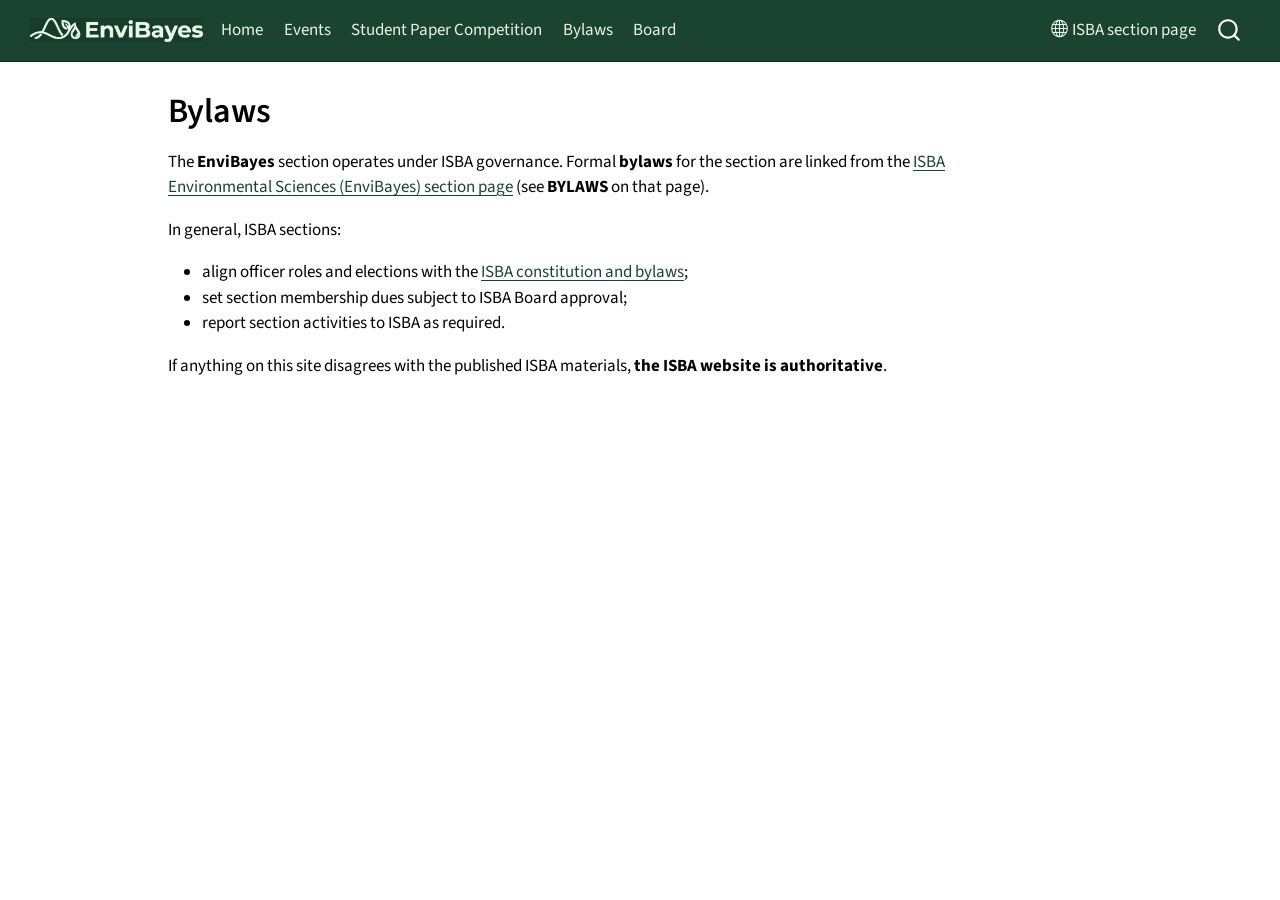
<file: bylaws.html>
<!DOCTYPE html>
<html xmlns="http://www.w3.org/1999/xhtml" lang="en" xml:lang="en"><head>

<meta charset="utf-8">
<meta name="generator" content="quarto-1.10.18">

<meta name="viewport" content="width=device-width, initial-scale=1.0, user-scalable=yes">


<title>Bylaws – EnviBayes</title>
<style>
/* Default styles provided by pandoc.
** See https://pandoc.org/MANUAL.html#variables-for-html for config info.
*/
span.smallcaps{font-variant: small-caps;}
div.columns{display: flex; gap: 1.5em;}
div.column{flex: auto;}
@media screen {
div.columns{gap: min(4vw, 1.5em);}
div.column{overflow-x: auto;}
}
div.hanging-indent{margin-left: 1.5em; text-indent: -1.5em;}
ul.task-list{list-style: none;}
ul.task-list li input[type="checkbox"] {
  width: 0.8em;
  margin: 0 0.8em 0.2em -1em; /* quarto-specific, see https://github.com/quarto-dev/quarto-cli/issues/4556 */ 
  vertical-align: middle;
}
</style>


<script src="site_libs/quarto-nav/quarto-nav.js"></script>
<script src="site_libs/quarto-nav/headroom.min.js"></script>
<script src="site_libs/clipboard/clipboard.min.js"></script>
<script src="site_libs/quarto-search/autocomplete.umd.js"></script>
<script src="site_libs/quarto-search/fuse.min.js"></script>
<script src="site_libs/quarto-search/quarto-search.js"></script>
<meta name="quarto:offset" content="./">
<script src="site_libs/quarto-html/quarto.js" type="module"></script>
<script src="site_libs/quarto-html/tabsets/tabsets.js" type="module"></script>
<script src="site_libs/quarto-html/popper.min.js"></script>
<script src="site_libs/quarto-html/tippy.umd.min.js"></script>
<script src="site_libs/quarto-html/anchor.min.js"></script>
<link href="site_libs/quarto-html/tippy.css" rel="stylesheet">
<link href="site_libs/quarto-html/quarto-syntax-highlighting-64a204ab8560d761af7679ceaba22944.css" rel="stylesheet" id="quarto-text-highlighting-styles">
<script src="site_libs/bootstrap/bootstrap.min.js"></script>
<link href="site_libs/bootstrap/bootstrap-icons.css" rel="stylesheet">
<link href="site_libs/bootstrap/bootstrap-0ff462942cce47e594aae790d943cb43.min.css" rel="stylesheet" append-hash="true" id="quarto-bootstrap" data-mode="light">
<script id="quarto-search-options" type="application/json">{
  "location": "navbar",
  "copy-button": false,
  "collapse-after": 3,
  "panel-placement": "end",
  "type": "overlay",
  "limit": 50,
  "keyboard-shortcut": [
    "f",
    "/",
    "s"
  ],
  "show-item-context": false,
  "language": {
    "search-no-results-text": "No results",
    "search-matching-documents-text": "matching documents",
    "search-copy-link-title": "Copy link to search",
    "search-hide-matches-text": "Hide additional matches",
    "search-more-match-text": "more match in this document",
    "search-more-matches-text": "more matches in this document",
    "search-clear-button-title": "Clear",
    "search-text-placeholder": "",
    "search-detached-cancel-button-title": "Cancel",
    "search-submit-button-title": "Submit",
    "search-label": "Search"
  }
}</script>


</head>

<body class="nav-fixed quarto-light">

<div id="quarto-search-results"></div>
  <header id="quarto-header" class="headroom fixed-top">
    <nav class="navbar navbar-expand-lg " data-bs-theme="dark">
      <div class="navbar-container container-fluid">
      <div class="navbar-brand-container mx-auto">
    <a href="./index.html" class="navbar-brand navbar-brand-logo">
    <img src="./EnviBayes_Logo_navbar.png" alt="EnviBayes" class="navbar-logo light-content">
    <img src="./EnviBayes_Logo_navbar.png" alt="EnviBayes" class="navbar-logo dark-content">
    </a>
  </div>
            <div id="quarto-search" class="" title="Search"></div>
          <button class="navbar-toggler" type="button" data-bs-toggle="collapse" data-bs-target="#navbarCollapse" aria-controls="navbarCollapse" role="menu" aria-expanded="false" aria-label="Toggle navigation" onclick="if (window.quartoToggleHeadroom) { window.quartoToggleHeadroom(); }">
  <span class="navbar-toggler-icon"></span>
</button>
          <div class="collapse navbar-collapse" id="navbarCollapse">
            <ul class="navbar-nav navbar-nav-scroll me-auto">
  <li class="nav-item">
    <a class="nav-link" href="./index.html"> 
<span class="menu-text">Home</span></a>
  </li>  
  <li class="nav-item">
    <a class="nav-link" href="./events.html"> 
<span class="menu-text">Events</span></a>
  </li>  
  <li class="nav-item">
    <a class="nav-link" href="./student-paper-competition.html"> 
<span class="menu-text">Student Paper Competition</span></a>
  </li>  
  <li class="nav-item">
    <a class="nav-link active" href="./bylaws.html" aria-current="page"> 
<span class="menu-text">Bylaws</span></a>
  </li>  
  <li class="nav-item">
    <a class="nav-link" href="./board.html"> 
<span class="menu-text">Board</span></a>
  </li>  
</ul>
            <ul class="navbar-nav navbar-nav-scroll ms-auto">
  <li class="nav-item">
    <a class="nav-link" href="https://bayesian.org/sectionschapters/environmental-sciences/"> <i class="bi bi-globe" role="img">
</i> 
<span class="menu-text">ISBA section page</span></a>
  </li>  
</ul>
          </div> <!-- /navcollapse -->
            <div class="quarto-navbar-tools">
</div>
      </div> <!-- /container-fluid -->
    </nav>
</header>
<!-- content -->
<div id="quarto-content" class="quarto-container page-columns page-rows-contents page-layout-article page-navbar">
<!-- sidebar -->
<!-- margin-sidebar -->
    <div id="quarto-margin-sidebar" class="sidebar margin-sidebar zindex-bottom">
        
    </div>
<!-- main -->
<main class="content" id="quarto-document-content">

<header id="title-block-header" class="quarto-title-block default">
<div class="quarto-title">
<h1 class="title">Bylaws</h1>
</div>



<div class="quarto-title-meta">

    
  
    
  </div>
  


</header>


<p>The <strong>EnviBayes</strong> section operates under ISBA governance. Formal <strong>bylaws</strong> for the section are linked from the <a href="https://bayesian.org/sectionschapters/environmental-sciences/">ISBA Environmental Sciences (EnviBayes) section page</a> (see <strong>BYLAWS</strong> on that page).</p>
<p>In general, ISBA sections:</p>
<ul>
<li>align officer roles and elections with the <a href="https://bayesian.org/governance/">ISBA constitution and bylaws</a>;</li>
<li>set section membership dues subject to ISBA Board approval;</li>
<li>report section activities to ISBA as required.</li>
</ul>
<p>If anything on this site disagrees with the published ISBA materials, <strong>the ISBA website is authoritative</strong>.</p>



</main> <!-- /main -->
<script id="quarto-html-after-body" type="application/javascript">
  window.document.addEventListener("DOMContentLoaded", function (event) {
    const icon = "";
    const anchorJS = new window.AnchorJS();
    anchorJS.options = {
      placement: 'right',
      icon: icon
    };
    anchorJS.add('.anchored');
    const isCodeAnnotation = (el) => {
      for (const clz of el.classList) {
        if (clz.startsWith('code-annotation-')) {                     
          return true;
        }
      }
      return false;
    }
    const onCopySuccess = function(e) {
      // button target
      const button = e.trigger;
      // don't keep focus
      button.blur();
      // flash "checked"
      button.classList.add('code-copy-button-checked');
      var currentTitle = button.getAttribute("title");
      button.setAttribute("title", "Copied!");
      let tooltip;
      if (window.bootstrap) {
        button.setAttribute("data-bs-toggle", "tooltip");
        button.setAttribute("data-bs-placement", "left");
        button.setAttribute("data-bs-title", "Copied!");
        tooltip = new bootstrap.Tooltip(button, 
          { trigger: "manual", 
            customClass: "code-copy-button-tooltip",
            offset: [0, -8]});
        tooltip.show();    
      }
      setTimeout(function() {
        if (tooltip) {
          tooltip.hide();
          button.removeAttribute("data-bs-title");
          button.removeAttribute("data-bs-toggle");
          button.removeAttribute("data-bs-placement");
        }
        button.setAttribute("title", currentTitle);
        button.classList.remove('code-copy-button-checked');
      }, 1000);
      // clear code selection
      e.clearSelection();
    }
    const getTextToCopy = function(trigger) {
      const outerScaffold = trigger.parentElement.cloneNode(true);
      const codeEl = outerScaffold.querySelector('code');
      for (const childEl of codeEl.children) {
        if (isCodeAnnotation(childEl)) {
          childEl.remove();
        }
      }
      return codeEl.innerText;
    }
    const clipboard = new window.ClipboardJS('.code-copy-button:not([data-in-quarto-modal])', {
      text: getTextToCopy
    });
    clipboard.on('success', onCopySuccess);
    if (window.document.getElementById('quarto-embedded-source-code-modal')) {
      const clipboardModal = new window.ClipboardJS('.code-copy-button[data-in-quarto-modal]', {
        text: getTextToCopy,
        container: window.document.getElementById('quarto-embedded-source-code-modal')
      });
      clipboardModal.on('success', onCopySuccess);
    }
      var localhostRegex = new RegExp(/^(?:http|https):\/\/localhost\:?[0-9]*\//);
      var mailtoRegex = new RegExp(/^mailto:/);
        var filterRegex = new RegExp("https:\/\/EnviBayes-ISBA\.github\.io\/");
      var isInternal = (href) => {
          return filterRegex.test(href) || localhostRegex.test(href) || mailtoRegex.test(href);
      }
      // Inspect non-navigation links and adorn them if external
     var links = window.document.querySelectorAll('a[href]:not(.nav-link):not(.navbar-brand):not(.toc-action):not(.sidebar-link):not(.sidebar-item-toggle):not(.pagination-link):not(.no-external):not([aria-hidden]):not(.dropdown-item):not(.quarto-navigation-tool):not(.about-link)');
      for (var i=0; i<links.length; i++) {
        const link = links[i];
        if (!isInternal(link.href)) {
          // undo the damage that might have been done by quarto-nav.js in the case of
          // links that we want to consider external
          if (link.dataset.originalHref !== undefined) {
            link.href = link.dataset.originalHref;
          }
            // target, if specified
            link.setAttribute("target", "_blank");
            if (link.getAttribute("rel") === null) {
              link.setAttribute("rel", "noopener");
            }
        }
      }
    function tippyHover(el, contentFn, onTriggerFn, onUntriggerFn) {
      const config = {
        allowHTML: true,
        maxWidth: 500,
        delay: 100,
        arrow: false,
        appendTo: function(el) {
            return el.parentElement;
        },
        interactive: true,
        interactiveBorder: 10,
        theme: 'quarto',
        placement: 'bottom-start',
      };
      if (contentFn) {
        config.content = contentFn;
      }
      if (onTriggerFn) {
        config.onTrigger = onTriggerFn;
      }
      if (onUntriggerFn) {
        config.onUntrigger = onUntriggerFn;
      }
      window.tippy(el, config); 
    }
    const noterefs = window.document.querySelectorAll('a[role="doc-noteref"]');
    for (var i=0; i<noterefs.length; i++) {
      const ref = noterefs[i];
      tippyHover(ref, function() {
        // use id or data attribute instead here
        let href = ref.getAttribute('data-footnote-href') || ref.getAttribute('href');
        try { href = new URL(href).hash; } catch {}
        const id = href.replace(/^#\/?/, "");
        const note = window.document.getElementById(id);
        if (note) {
          return note.innerHTML;
        } else {
          return "";
        }
      });
    }
    const xrefs = window.document.querySelectorAll('a.quarto-xref');
    const processXRef = (id, note) => {
      // Strip column container classes
      const stripColumnClz = (el) => {
        el.classList.remove("page-full", "page-columns");
        if (el.children) {
          for (const child of el.children) {
            stripColumnClz(child);
          }
        }
      }
      stripColumnClz(note)
      if (id === null || id.startsWith('sec-')) {
        // Special case sections, only their first couple elements
        const container = document.createElement("div");
        if (note.children && note.children.length > 2) {
          container.appendChild(note.children[0].cloneNode(true));
          for (let i = 1; i < note.children.length; i++) {
            const child = note.children[i];
            if (child.tagName === "P" && child.innerText === "") {
              continue;
            } else {
              container.appendChild(child.cloneNode(true));
              break;
            }
          }
          if (window.Quarto?.typesetMath) {
            window.Quarto.typesetMath(container);
          }
          return container.innerHTML
        } else {
          if (window.Quarto?.typesetMath) {
            window.Quarto.typesetMath(note);
          }
          return note.innerHTML;
        }
      } else {
        // Remove any anchor links if they are present
        const anchorLink = note.querySelector('a.anchorjs-link');
        if (anchorLink) {
          anchorLink.remove();
        }
        if (window.Quarto?.typesetMath) {
          window.Quarto.typesetMath(note);
        }
        if (note.classList.contains("callout")) {
          return note.outerHTML;
        } else {
          return note.innerHTML;
        }
      }
    }
    for (var i=0; i<xrefs.length; i++) {
      const xref = xrefs[i];
      tippyHover(xref, undefined, function(instance) {
        instance.disable();
        let url = xref.getAttribute('href');
        let hash = undefined; 
        if (url.startsWith('#')) {
          hash = url;
        } else {
          try { hash = new URL(url).hash; } catch {}
        }
        if (hash) {
          const id = hash.replace(/^#\/?/, "");
          const note = window.document.getElementById(id);
          if (note !== null) {
            try {
              const html = processXRef(id, note.cloneNode(true));
              instance.setContent(html);
            } finally {
              instance.enable();
              instance.show();
            }
          } else {
            // See if we can fetch this
            fetch(url.split('#')[0])
            .then(res => res.text())
            .then(html => {
              const parser = new DOMParser();
              const htmlDoc = parser.parseFromString(html, "text/html");
              const note = htmlDoc.getElementById(id);
              if (note !== null) {
                const html = processXRef(id, note);
                instance.setContent(html);
              } 
            }).finally(() => {
              instance.enable();
              instance.show();
            });
          }
        } else {
          // See if we can fetch a full url (with no hash to target)
          // This is a special case and we should probably do some content thinning / targeting
          fetch(url)
          .then(res => res.text())
          .then(html => {
            const parser = new DOMParser();
            const htmlDoc = parser.parseFromString(html, "text/html");
            const note = htmlDoc.querySelector('main.content');
            if (note !== null) {
              // This should only happen for chapter cross references
              // (since there is no id in the URL)
              // remove the first header
              if (note.children.length > 0 && note.children[0].tagName === "HEADER") {
                note.children[0].remove();
              }
              const html = processXRef(null, note);
              instance.setContent(html);
            } 
          }).finally(() => {
            instance.enable();
            instance.show();
          });
        }
      }, function(instance) {
      });
    }
        let selectedAnnoteEl;
        const selectorForAnnotation = ( cell, annotation) => {
          let cellAttr = 'data-code-cell="' + cell + '"';
          let lineAttr = 'data-code-annotation="' +  annotation + '"';
          const selector = 'span[' + cellAttr + '][' + lineAttr + ']';
          return selector;
        }
        const selectCodeLines = (annoteEl) => {
          const doc = window.document;
          const targetCell = annoteEl.getAttribute("data-target-cell");
          const targetAnnotation = annoteEl.getAttribute("data-target-annotation");
          const annoteSpan = window.document.querySelector(selectorForAnnotation(targetCell, targetAnnotation));
          const lines = annoteSpan.getAttribute("data-code-lines").split(",");
          const lineIds = lines.map((line) => {
            return targetCell + "-" + line;
          })
          let top = null;
          let height = null;
          let parent = null;
          if (lineIds.length > 0) {
              //compute the position of the single el (top and bottom and make a div)
              const el = window.document.getElementById(lineIds[0]);
              top = el.offsetTop;
              height = el.offsetHeight;
              parent = el.parentElement.parentElement;
            if (lineIds.length > 1) {
              const lastEl = window.document.getElementById(lineIds[lineIds.length - 1]);
              const bottom = lastEl.offsetTop + lastEl.offsetHeight;
              height = bottom - top;
            }
            if (top !== null && height !== null && parent !== null) {
              // cook up a div (if necessary) and position it 
              let div = window.document.getElementById("code-annotation-line-highlight");
              if (div === null) {
                div = window.document.createElement("div");
                div.setAttribute("id", "code-annotation-line-highlight");
                div.style.position = 'absolute';
                parent.appendChild(div);
              }
              div.style.top = top - 2 + "px";
              div.style.height = height + 4 + "px";
              div.style.left = 0;
              let gutterDiv = window.document.getElementById("code-annotation-line-highlight-gutter");
              if (gutterDiv === null) {
                gutterDiv = window.document.createElement("div");
                gutterDiv.setAttribute("id", "code-annotation-line-highlight-gutter");
                gutterDiv.style.position = 'absolute';
                const codeCell = window.document.getElementById(targetCell);
                const gutter = codeCell.querySelector('.code-annotation-gutter');
                gutter.appendChild(gutterDiv);
              }
              gutterDiv.style.top = top - 2 + "px";
              gutterDiv.style.height = height + 4 + "px";
            }
            selectedAnnoteEl = annoteEl;
          }
        };
        const unselectCodeLines = () => {
          const elementsIds = ["code-annotation-line-highlight", "code-annotation-line-highlight-gutter"];
          elementsIds.forEach((elId) => {
            const div = window.document.getElementById(elId);
            if (div) {
              div.remove();
            }
          });
          selectedAnnoteEl = undefined;
        };
          // Handle positioning of the toggle
      window.addEventListener(
        "resize",
        throttle(() => {
          elRect = undefined;
          if (selectedAnnoteEl) {
            selectCodeLines(selectedAnnoteEl);
          }
        }, 10)
      );
      function throttle(fn, ms) {
      let throttle = false;
      let timer;
        return (...args) => {
          if(!throttle) { // first call gets through
              fn.apply(this, args);
              throttle = true;
          } else { // all the others get throttled
              if(timer) clearTimeout(timer); // cancel #2
              timer = setTimeout(() => {
                fn.apply(this, args);
                timer = throttle = false;
              }, ms);
          }
        };
      }
        // Attach click handler to the DT
        const annoteDls = window.document.querySelectorAll('dt[data-target-cell]');
        for (const annoteDlNode of annoteDls) {
          annoteDlNode.addEventListener('click', (event) => {
            const clickedEl = event.target;
            if (clickedEl !== selectedAnnoteEl) {
              unselectCodeLines();
              const activeEl = window.document.querySelector('dt[data-target-cell].code-annotation-active');
              if (activeEl) {
                activeEl.classList.remove('code-annotation-active');
              }
              selectCodeLines(clickedEl);
              clickedEl.classList.add('code-annotation-active');
            } else {
              // Unselect the line
              unselectCodeLines();
              clickedEl.classList.remove('code-annotation-active');
            }
          });
        }
    const findCites = (el) => {
      const parentEl = el.parentElement;
      if (parentEl) {
        const cites = parentEl.dataset.cites;
        if (cites) {
          return {
            el,
            cites: cites.split(' ')
          };
        } else {
          return findCites(el.parentElement)
        }
      } else {
        return undefined;
      }
    };
    var bibliorefs = window.document.querySelectorAll('a[role="doc-biblioref"]');
    for (var i=0; i<bibliorefs.length; i++) {
      const ref = bibliorefs[i];
      const citeInfo = findCites(ref);
      if (citeInfo) {
        tippyHover(citeInfo.el, function() {
          var popup = window.document.createElement('div');
          citeInfo.cites.forEach(function(cite) {
            var citeDiv = window.document.createElement('div');
            citeDiv.classList.add('hanging-indent');
            citeDiv.classList.add('csl-entry');
            var biblioDiv = window.document.getElementById('ref-' + cite);
            if (biblioDiv) {
              citeDiv.innerHTML = biblioDiv.innerHTML;
            }
            popup.appendChild(citeDiv);
          });
          return popup.innerHTML;
        });
      }
    }
  });
  </script>
</div> <!-- /content -->




</body></html>
</file>
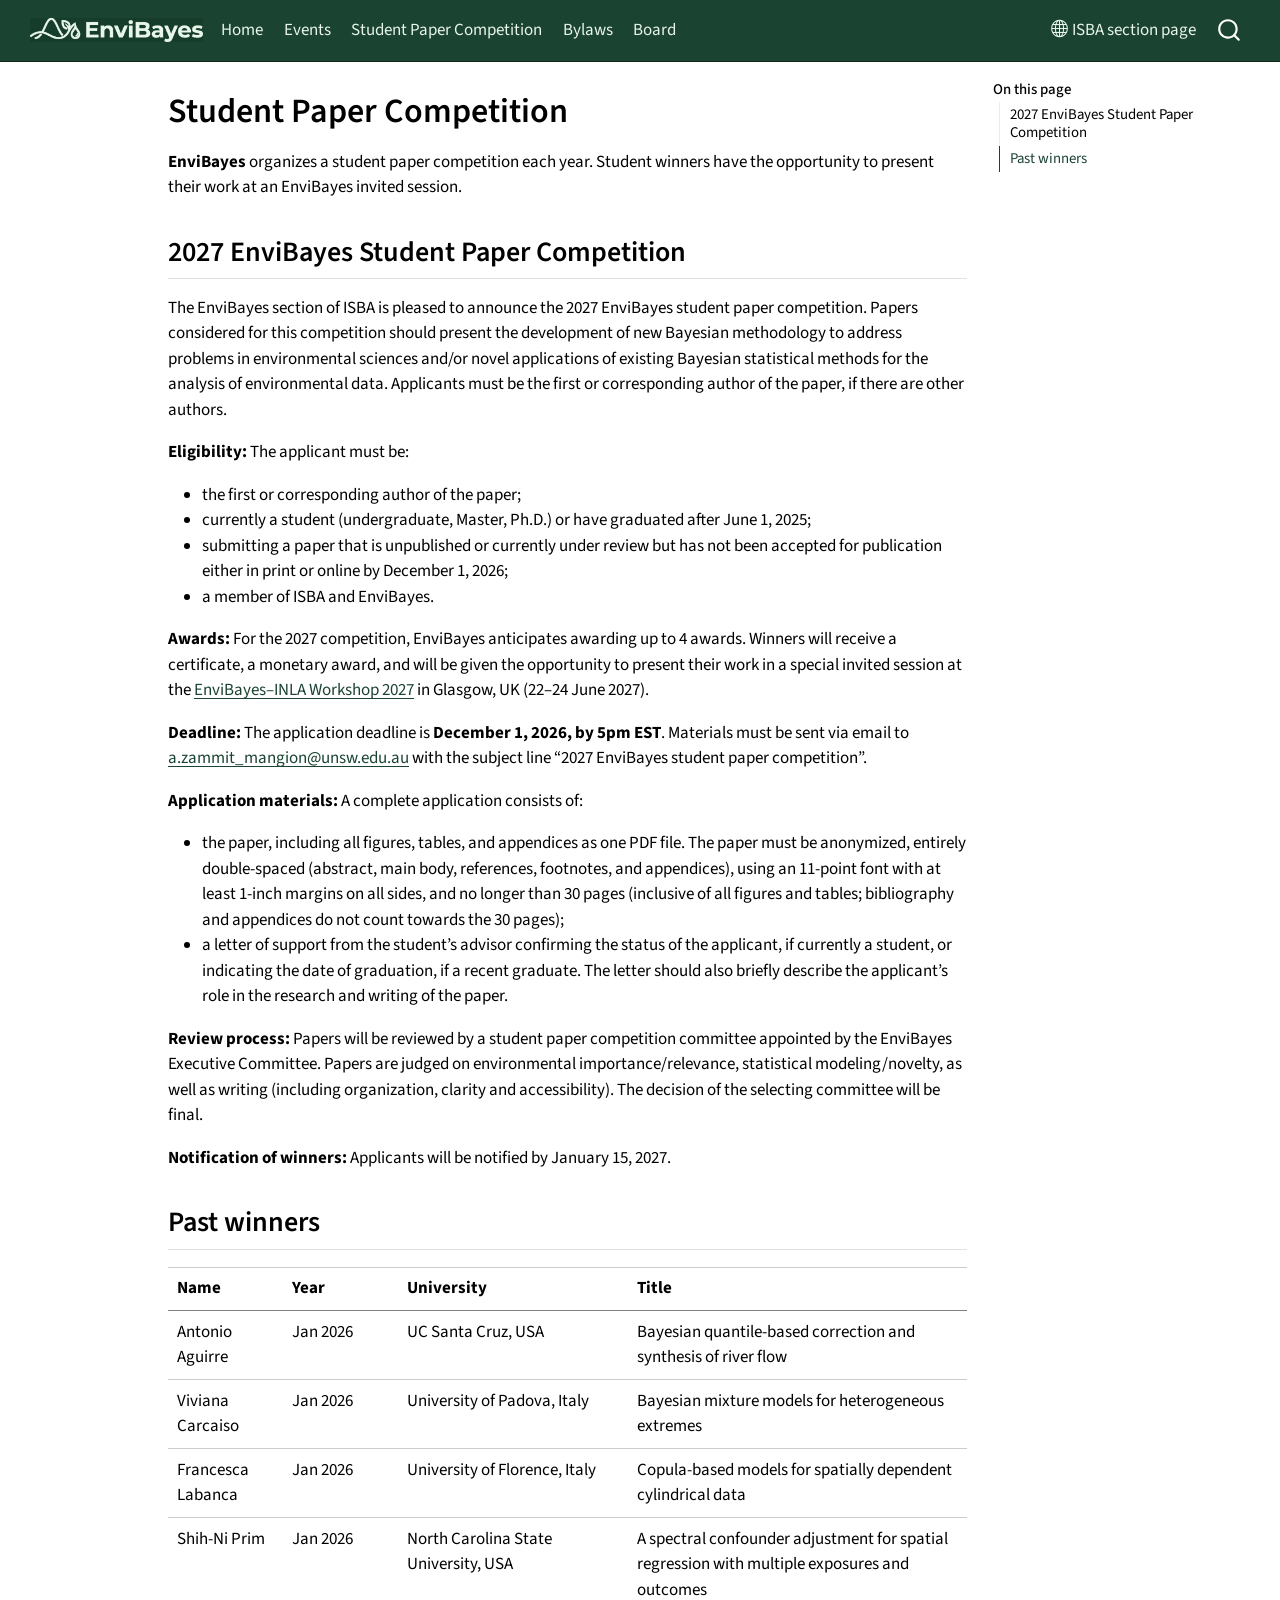
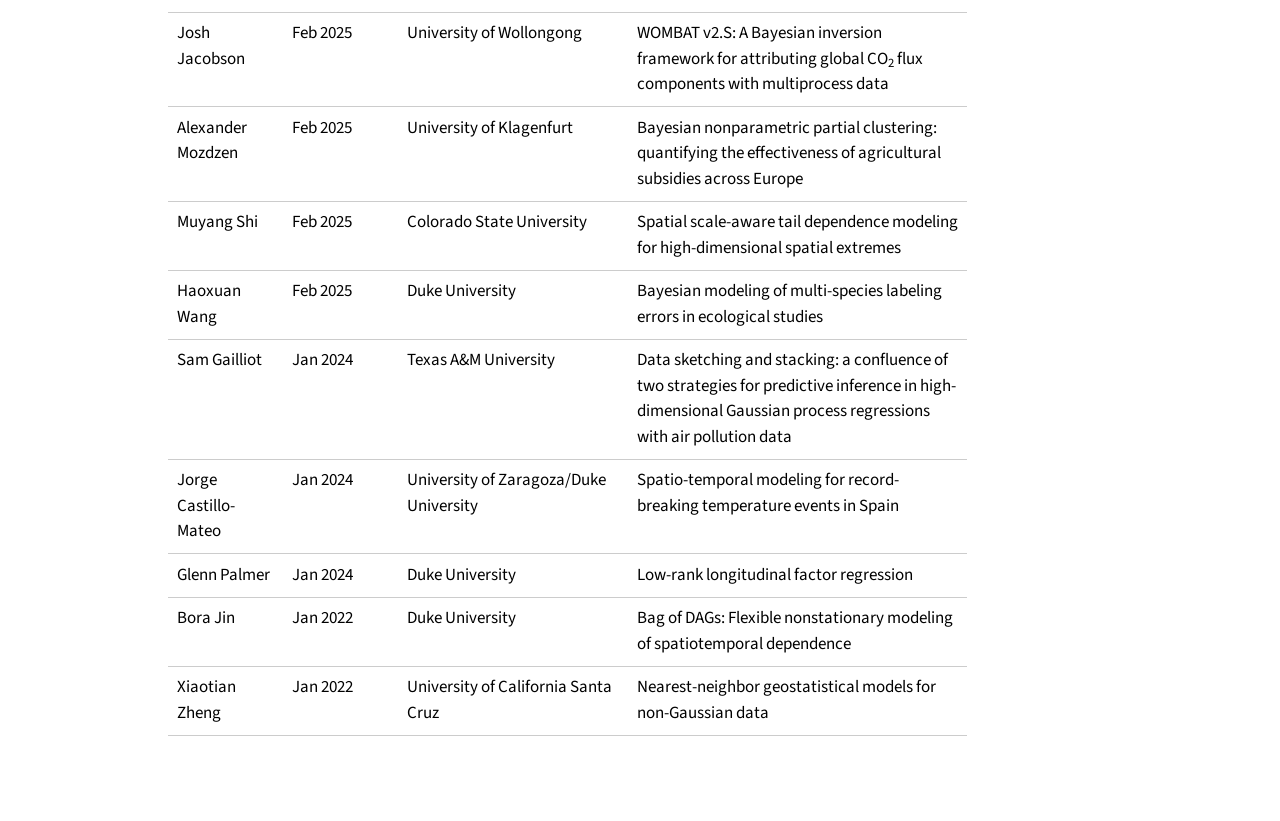
<file: student-paper-competition.html>
<!DOCTYPE html>
<html xmlns="http://www.w3.org/1999/xhtml" lang="en" xml:lang="en"><head>

<meta charset="utf-8">
<meta name="generator" content="quarto-1.10.18">

<meta name="viewport" content="width=device-width, initial-scale=1.0, user-scalable=yes">


<title>Student Paper Competition – EnviBayes</title>
<style>
/* Default styles provided by pandoc.
** See https://pandoc.org/MANUAL.html#variables-for-html for config info.
*/
span.smallcaps{font-variant: small-caps;}
div.columns{display: flex; gap: 1.5em;}
div.column{flex: auto;}
@media screen {
div.columns{gap: min(4vw, 1.5em);}
div.column{overflow-x: auto;}
}
div.hanging-indent{margin-left: 1.5em; text-indent: -1.5em;}
ul.task-list{list-style: none;}
ul.task-list li input[type="checkbox"] {
  width: 0.8em;
  margin: 0 0.8em 0.2em -1em; /* quarto-specific, see https://github.com/quarto-dev/quarto-cli/issues/4556 */ 
  vertical-align: middle;
}
</style>


<script src="site_libs/quarto-nav/quarto-nav.js"></script>
<script src="site_libs/quarto-nav/headroom.min.js"></script>
<script src="site_libs/clipboard/clipboard.min.js"></script>
<script src="site_libs/quarto-search/autocomplete.umd.js"></script>
<script src="site_libs/quarto-search/fuse.min.js"></script>
<script src="site_libs/quarto-search/quarto-search.js"></script>
<meta name="quarto:offset" content="./">
<script src="site_libs/quarto-html/quarto.js" type="module"></script>
<script src="site_libs/quarto-html/tabsets/tabsets.js" type="module"></script>
<script src="site_libs/quarto-html/popper.min.js"></script>
<script src="site_libs/quarto-html/tippy.umd.min.js"></script>
<script src="site_libs/quarto-html/anchor.min.js"></script>
<link href="site_libs/quarto-html/tippy.css" rel="stylesheet">
<link href="site_libs/quarto-html/quarto-syntax-highlighting-64a204ab8560d761af7679ceaba22944.css" rel="stylesheet" id="quarto-text-highlighting-styles">
<script src="site_libs/bootstrap/bootstrap.min.js"></script>
<link href="site_libs/bootstrap/bootstrap-icons.css" rel="stylesheet">
<link href="site_libs/bootstrap/bootstrap-0ff462942cce47e594aae790d943cb43.min.css" rel="stylesheet" append-hash="true" id="quarto-bootstrap" data-mode="light">
<script id="quarto-search-options" type="application/json">{
  "location": "navbar",
  "copy-button": false,
  "collapse-after": 3,
  "panel-placement": "end",
  "type": "overlay",
  "limit": 50,
  "keyboard-shortcut": [
    "f",
    "/",
    "s"
  ],
  "show-item-context": false,
  "language": {
    "search-no-results-text": "No results",
    "search-matching-documents-text": "matching documents",
    "search-copy-link-title": "Copy link to search",
    "search-hide-matches-text": "Hide additional matches",
    "search-more-match-text": "more match in this document",
    "search-more-matches-text": "more matches in this document",
    "search-clear-button-title": "Clear",
    "search-text-placeholder": "",
    "search-detached-cancel-button-title": "Cancel",
    "search-submit-button-title": "Submit",
    "search-label": "Search"
  }
}</script>


</head>

<body class="nav-fixed quarto-light">

<div id="quarto-search-results"></div>
  <header id="quarto-header" class="headroom fixed-top">
    <nav class="navbar navbar-expand-lg " data-bs-theme="dark">
      <div class="navbar-container container-fluid">
      <div class="navbar-brand-container mx-auto">
    <a href="./index.html" class="navbar-brand navbar-brand-logo">
    <img src="./EnviBayes_Logo_navbar.png" alt="EnviBayes" class="navbar-logo light-content">
    <img src="./EnviBayes_Logo_navbar.png" alt="EnviBayes" class="navbar-logo dark-content">
    </a>
  </div>
            <div id="quarto-search" class="" title="Search"></div>
          <button class="navbar-toggler" type="button" data-bs-toggle="collapse" data-bs-target="#navbarCollapse" aria-controls="navbarCollapse" role="menu" aria-expanded="false" aria-label="Toggle navigation" onclick="if (window.quartoToggleHeadroom) { window.quartoToggleHeadroom(); }">
  <span class="navbar-toggler-icon"></span>
</button>
          <div class="collapse navbar-collapse" id="navbarCollapse">
            <ul class="navbar-nav navbar-nav-scroll me-auto">
  <li class="nav-item">
    <a class="nav-link" href="./index.html"> 
<span class="menu-text">Home</span></a>
  </li>  
  <li class="nav-item">
    <a class="nav-link" href="./events.html"> 
<span class="menu-text">Events</span></a>
  </li>  
  <li class="nav-item">
    <a class="nav-link active" href="./student-paper-competition.html" aria-current="page"> 
<span class="menu-text">Student Paper Competition</span></a>
  </li>  
  <li class="nav-item">
    <a class="nav-link" href="./bylaws.html"> 
<span class="menu-text">Bylaws</span></a>
  </li>  
  <li class="nav-item">
    <a class="nav-link" href="./board.html"> 
<span class="menu-text">Board</span></a>
  </li>  
</ul>
            <ul class="navbar-nav navbar-nav-scroll ms-auto">
  <li class="nav-item">
    <a class="nav-link" href="https://bayesian.org/sectionschapters/environmental-sciences/"> <i class="bi bi-globe" role="img">
</i> 
<span class="menu-text">ISBA section page</span></a>
  </li>  
</ul>
          </div> <!-- /navcollapse -->
            <div class="quarto-navbar-tools">
</div>
      </div> <!-- /container-fluid -->
    </nav>
</header>
<!-- content -->
<div id="quarto-content" class="quarto-container page-columns page-rows-contents page-layout-article page-navbar">
<!-- sidebar -->
<!-- margin-sidebar -->
    <div id="quarto-margin-sidebar" class="sidebar margin-sidebar">
        <nav id="TOC" role="doc-toc" class="toc-active">
    <h2 id="toc-title">On this page</h2>
   
  <ul>
  <li><a href="#envibayes-student-paper-competition" id="toc-envibayes-student-paper-competition" class="nav-link active" data-scroll-target="#envibayes-student-paper-competition">2027 EnviBayes Student Paper Competition</a></li>
  <li><a href="#past-winners" id="toc-past-winners" class="nav-link" data-scroll-target="#past-winners">Past winners</a></li>
  </ul>
</nav>
    </div>
<!-- main -->
<main class="content" id="quarto-document-content">

<header id="title-block-header" class="quarto-title-block default">
<div class="quarto-title">
<h1 class="title">Student Paper Competition</h1>
</div>



<div class="quarto-title-meta">

    
  
    
  </div>
  


</header>


<p><strong>EnviBayes</strong> organizes a student paper competition each year. Student winners have the opportunity to present their work at an EnviBayes invited session.</p>
<section id="envibayes-student-paper-competition" class="level2">
<h2 class="anchored" data-anchor-id="envibayes-student-paper-competition">2027 EnviBayes Student Paper Competition</h2>
<p>The EnviBayes section of ISBA is pleased to announce the 2027 EnviBayes student paper competition. Papers considered for this competition should present the development of new Bayesian methodology to address problems in environmental sciences and/or novel applications of existing Bayesian statistical methods for the analysis of environmental data. Applicants must be the first or corresponding author of the paper, if there are other authors.</p>
<p><strong>Eligibility:</strong> The applicant must be:</p>
<ul>
<li>the first or corresponding author of the paper;</li>
<li>currently a student (undergraduate, Master, Ph.D.) or have graduated after June 1, 2025;</li>
<li>submitting a paper that is unpublished or currently under review but has not been accepted for publication either in print or online by December 1, 2026;</li>
<li>a member of ISBA and EnviBayes.</li>
</ul>
<p><strong>Awards:</strong> For the 2027 competition, EnviBayes anticipates awarding up to 4 awards. Winners will receive a certificate, a monetary award, and will be given the opportunity to present their work in a special invited session at the <a href="https://envibayesinla.github.io/workshop2027/">EnviBayes–INLA Workshop 2027</a> in Glasgow, UK (22–24 June 2027).</p>
<p><strong>Deadline:</strong> The application deadline is <strong>December 1, 2026, by 5pm EST</strong>. Materials must be sent via email to <a href="mailto:a.zammit_mangion@unsw.edu.au?subject=2027%20EnviBayes%20student%20paper%20competition">a.zammit_mangion@unsw.edu.au</a> with the subject line “2027 EnviBayes student paper competition”.</p>
<p><strong>Application materials:</strong> A complete application consists of:</p>
<ul>
<li>the paper, including all figures, tables, and appendices as one PDF file. The paper must be anonymized, entirely double-spaced (abstract, main body, references, footnotes, and appendices), using an 11-point font with at least 1-inch margins on all sides, and no longer than 30 pages (inclusive of all figures and tables; bibliography and appendices do not count towards the 30 pages);</li>
<li>a letter of support from the student’s advisor confirming the status of the applicant, if currently a student, or indicating the date of graduation, if a recent graduate. The letter should also briefly describe the applicant’s role in the research and writing of the paper.</li>
</ul>
<p><strong>Review process:</strong> Papers will be reviewed by a student paper competition committee appointed by the EnviBayes Executive Committee. Papers are judged on environmental importance/relevance, statistical modeling/novelty, as well as writing (including organization, clarity and accessibility). The decision of the selecting committee will be final.</p>
<p><strong>Notification of winners:</strong> Applicants will be notified by January 15, 2027.</p>
</section>
<section id="past-winners" class="level2">
<h2 class="anchored" data-anchor-id="past-winners">Past winners</h2>
<div class="student-competition-table">
<table class="caption-top table">
<colgroup>
<col style="width: 19%">
<col style="width: 19%">
<col style="width: 38%">
<col style="width: 22%">
</colgroup>
<thead>
<tr class="header">
<th>Name</th>
<th>Year</th>
<th>University</th>
<th>Title</th>
</tr>
</thead>
<tbody>
<tr class="odd">
<td>Antonio Aguirre</td>
<td>Jan 2026</td>
<td>UC Santa Cruz, USA</td>
<td>Bayesian quantile-based correction and synthesis of river flow</td>
</tr>
<tr class="even">
<td>Viviana Carcaiso</td>
<td>Jan 2026</td>
<td>University of Padova, Italy</td>
<td>Bayesian mixture models for heterogeneous extremes</td>
</tr>
<tr class="odd">
<td>Francesca Labanca</td>
<td>Jan 2026</td>
<td>University of Florence, Italy</td>
<td>Copula-based models for spatially dependent cylindrical data</td>
</tr>
<tr class="even">
<td>Shih-Ni Prim</td>
<td>Jan 2026</td>
<td>North Carolina State University, USA</td>
<td>A spectral confounder adjustment for spatial regression with multiple exposures and outcomes</td>
</tr>
<tr class="odd">
<td>Josh Jacobson</td>
<td>Feb 2025</td>
<td>University of Wollongong</td>
<td>WOMBAT v2.S: A Bayesian inversion framework for attributing global CO<sub>2</sub> flux components with multiprocess data</td>
</tr>
<tr class="even">
<td>Alexander Mozdzen</td>
<td>Feb 2025</td>
<td>University of Klagenfurt</td>
<td>Bayesian nonparametric partial clustering: quantifying the effectiveness of agricultural subsidies across Europe</td>
</tr>
<tr class="odd">
<td>Muyang Shi</td>
<td>Feb 2025</td>
<td>Colorado State University</td>
<td>Spatial scale-aware tail dependence modeling for high-dimensional spatial extremes</td>
</tr>
<tr class="even">
<td>Haoxuan Wang</td>
<td>Feb 2025</td>
<td>Duke University</td>
<td>Bayesian modeling of multi-species labeling errors in ecological studies</td>
</tr>
<tr class="odd">
<td>Sam Gailliot</td>
<td>Jan 2024</td>
<td>Texas A&amp;M University</td>
<td>Data sketching and stacking: a confluence of two strategies for predictive inference in high-dimensional Gaussian process regressions with air pollution data</td>
</tr>
<tr class="even">
<td>Jorge Castillo-Mateo</td>
<td>Jan 2024</td>
<td>University of Zaragoza/Duke University</td>
<td>Spatio-temporal modeling for record-breaking temperature events in Spain</td>
</tr>
<tr class="odd">
<td>Glenn Palmer</td>
<td>Jan 2024</td>
<td>Duke University</td>
<td>Low-rank longitudinal factor regression</td>
</tr>
<tr class="even">
<td>Bora Jin</td>
<td>Jan 2022</td>
<td>Duke University</td>
<td>Bag of DAGs: Flexible nonstationary modeling of spatiotemporal dependence</td>
</tr>
<tr class="odd">
<td>Xiaotian Zheng</td>
<td>Jan 2022</td>
<td>University of California Santa Cruz</td>
<td>Nearest-neighbor geostatistical models for non-Gaussian data</td>
</tr>
</tbody>
</table>
</div>


</section>

</main> <!-- /main -->
<script id="quarto-html-after-body" type="application/javascript">
  window.document.addEventListener("DOMContentLoaded", function (event) {
    const icon = "";
    const anchorJS = new window.AnchorJS();
    anchorJS.options = {
      placement: 'right',
      icon: icon
    };
    anchorJS.add('.anchored');
    const isCodeAnnotation = (el) => {
      for (const clz of el.classList) {
        if (clz.startsWith('code-annotation-')) {                     
          return true;
        }
      }
      return false;
    }
    const onCopySuccess = function(e) {
      // button target
      const button = e.trigger;
      // don't keep focus
      button.blur();
      // flash "checked"
      button.classList.add('code-copy-button-checked');
      var currentTitle = button.getAttribute("title");
      button.setAttribute("title", "Copied!");
      let tooltip;
      if (window.bootstrap) {
        button.setAttribute("data-bs-toggle", "tooltip");
        button.setAttribute("data-bs-placement", "left");
        button.setAttribute("data-bs-title", "Copied!");
        tooltip = new bootstrap.Tooltip(button, 
          { trigger: "manual", 
            customClass: "code-copy-button-tooltip",
            offset: [0, -8]});
        tooltip.show();    
      }
      setTimeout(function() {
        if (tooltip) {
          tooltip.hide();
          button.removeAttribute("data-bs-title");
          button.removeAttribute("data-bs-toggle");
          button.removeAttribute("data-bs-placement");
        }
        button.setAttribute("title", currentTitle);
        button.classList.remove('code-copy-button-checked');
      }, 1000);
      // clear code selection
      e.clearSelection();
    }
    const getTextToCopy = function(trigger) {
      const outerScaffold = trigger.parentElement.cloneNode(true);
      const codeEl = outerScaffold.querySelector('code');
      for (const childEl of codeEl.children) {
        if (isCodeAnnotation(childEl)) {
          childEl.remove();
        }
      }
      return codeEl.innerText;
    }
    const clipboard = new window.ClipboardJS('.code-copy-button:not([data-in-quarto-modal])', {
      text: getTextToCopy
    });
    clipboard.on('success', onCopySuccess);
    if (window.document.getElementById('quarto-embedded-source-code-modal')) {
      const clipboardModal = new window.ClipboardJS('.code-copy-button[data-in-quarto-modal]', {
        text: getTextToCopy,
        container: window.document.getElementById('quarto-embedded-source-code-modal')
      });
      clipboardModal.on('success', onCopySuccess);
    }
      var localhostRegex = new RegExp(/^(?:http|https):\/\/localhost\:?[0-9]*\//);
      var mailtoRegex = new RegExp(/^mailto:/);
        var filterRegex = new RegExp("https:\/\/EnviBayes-ISBA\.github\.io\/");
      var isInternal = (href) => {
          return filterRegex.test(href) || localhostRegex.test(href) || mailtoRegex.test(href);
      }
      // Inspect non-navigation links and adorn them if external
     var links = window.document.querySelectorAll('a[href]:not(.nav-link):not(.navbar-brand):not(.toc-action):not(.sidebar-link):not(.sidebar-item-toggle):not(.pagination-link):not(.no-external):not([aria-hidden]):not(.dropdown-item):not(.quarto-navigation-tool):not(.about-link)');
      for (var i=0; i<links.length; i++) {
        const link = links[i];
        if (!isInternal(link.href)) {
          // undo the damage that might have been done by quarto-nav.js in the case of
          // links that we want to consider external
          if (link.dataset.originalHref !== undefined) {
            link.href = link.dataset.originalHref;
          }
            // target, if specified
            link.setAttribute("target", "_blank");
            if (link.getAttribute("rel") === null) {
              link.setAttribute("rel", "noopener");
            }
        }
      }
    function tippyHover(el, contentFn, onTriggerFn, onUntriggerFn) {
      const config = {
        allowHTML: true,
        maxWidth: 500,
        delay: 100,
        arrow: false,
        appendTo: function(el) {
            return el.parentElement;
        },
        interactive: true,
        interactiveBorder: 10,
        theme: 'quarto',
        placement: 'bottom-start',
      };
      if (contentFn) {
        config.content = contentFn;
      }
      if (onTriggerFn) {
        config.onTrigger = onTriggerFn;
      }
      if (onUntriggerFn) {
        config.onUntrigger = onUntriggerFn;
      }
      window.tippy(el, config); 
    }
    const noterefs = window.document.querySelectorAll('a[role="doc-noteref"]');
    for (var i=0; i<noterefs.length; i++) {
      const ref = noterefs[i];
      tippyHover(ref, function() {
        // use id or data attribute instead here
        let href = ref.getAttribute('data-footnote-href') || ref.getAttribute('href');
        try { href = new URL(href).hash; } catch {}
        const id = href.replace(/^#\/?/, "");
        const note = window.document.getElementById(id);
        if (note) {
          return note.innerHTML;
        } else {
          return "";
        }
      });
    }
    const xrefs = window.document.querySelectorAll('a.quarto-xref');
    const processXRef = (id, note) => {
      // Strip column container classes
      const stripColumnClz = (el) => {
        el.classList.remove("page-full", "page-columns");
        if (el.children) {
          for (const child of el.children) {
            stripColumnClz(child);
          }
        }
      }
      stripColumnClz(note)
      if (id === null || id.startsWith('sec-')) {
        // Special case sections, only their first couple elements
        const container = document.createElement("div");
        if (note.children && note.children.length > 2) {
          container.appendChild(note.children[0].cloneNode(true));
          for (let i = 1; i < note.children.length; i++) {
            const child = note.children[i];
            if (child.tagName === "P" && child.innerText === "") {
              continue;
            } else {
              container.appendChild(child.cloneNode(true));
              break;
            }
          }
          if (window.Quarto?.typesetMath) {
            window.Quarto.typesetMath(container);
          }
          return container.innerHTML
        } else {
          if (window.Quarto?.typesetMath) {
            window.Quarto.typesetMath(note);
          }
          return note.innerHTML;
        }
      } else {
        // Remove any anchor links if they are present
        const anchorLink = note.querySelector('a.anchorjs-link');
        if (anchorLink) {
          anchorLink.remove();
        }
        if (window.Quarto?.typesetMath) {
          window.Quarto.typesetMath(note);
        }
        if (note.classList.contains("callout")) {
          return note.outerHTML;
        } else {
          return note.innerHTML;
        }
      }
    }
    for (var i=0; i<xrefs.length; i++) {
      const xref = xrefs[i];
      tippyHover(xref, undefined, function(instance) {
        instance.disable();
        let url = xref.getAttribute('href');
        let hash = undefined; 
        if (url.startsWith('#')) {
          hash = url;
        } else {
          try { hash = new URL(url).hash; } catch {}
        }
        if (hash) {
          const id = hash.replace(/^#\/?/, "");
          const note = window.document.getElementById(id);
          if (note !== null) {
            try {
              const html = processXRef(id, note.cloneNode(true));
              instance.setContent(html);
            } finally {
              instance.enable();
              instance.show();
            }
          } else {
            // See if we can fetch this
            fetch(url.split('#')[0])
            .then(res => res.text())
            .then(html => {
              const parser = new DOMParser();
              const htmlDoc = parser.parseFromString(html, "text/html");
              const note = htmlDoc.getElementById(id);
              if (note !== null) {
                const html = processXRef(id, note);
                instance.setContent(html);
              } 
            }).finally(() => {
              instance.enable();
              instance.show();
            });
          }
        } else {
          // See if we can fetch a full url (with no hash to target)
          // This is a special case and we should probably do some content thinning / targeting
          fetch(url)
          .then(res => res.text())
          .then(html => {
            const parser = new DOMParser();
            const htmlDoc = parser.parseFromString(html, "text/html");
            const note = htmlDoc.querySelector('main.content');
            if (note !== null) {
              // This should only happen for chapter cross references
              // (since there is no id in the URL)
              // remove the first header
              if (note.children.length > 0 && note.children[0].tagName === "HEADER") {
                note.children[0].remove();
              }
              const html = processXRef(null, note);
              instance.setContent(html);
            } 
          }).finally(() => {
            instance.enable();
            instance.show();
          });
        }
      }, function(instance) {
      });
    }
        let selectedAnnoteEl;
        const selectorForAnnotation = ( cell, annotation) => {
          let cellAttr = 'data-code-cell="' + cell + '"';
          let lineAttr = 'data-code-annotation="' +  annotation + '"';
          const selector = 'span[' + cellAttr + '][' + lineAttr + ']';
          return selector;
        }
        const selectCodeLines = (annoteEl) => {
          const doc = window.document;
          const targetCell = annoteEl.getAttribute("data-target-cell");
          const targetAnnotation = annoteEl.getAttribute("data-target-annotation");
          const annoteSpan = window.document.querySelector(selectorForAnnotation(targetCell, targetAnnotation));
          const lines = annoteSpan.getAttribute("data-code-lines").split(",");
          const lineIds = lines.map((line) => {
            return targetCell + "-" + line;
          })
          let top = null;
          let height = null;
          let parent = null;
          if (lineIds.length > 0) {
              //compute the position of the single el (top and bottom and make a div)
              const el = window.document.getElementById(lineIds[0]);
              top = el.offsetTop;
              height = el.offsetHeight;
              parent = el.parentElement.parentElement;
            if (lineIds.length > 1) {
              const lastEl = window.document.getElementById(lineIds[lineIds.length - 1]);
              const bottom = lastEl.offsetTop + lastEl.offsetHeight;
              height = bottom - top;
            }
            if (top !== null && height !== null && parent !== null) {
              // cook up a div (if necessary) and position it 
              let div = window.document.getElementById("code-annotation-line-highlight");
              if (div === null) {
                div = window.document.createElement("div");
                div.setAttribute("id", "code-annotation-line-highlight");
                div.style.position = 'absolute';
                parent.appendChild(div);
              }
              div.style.top = top - 2 + "px";
              div.style.height = height + 4 + "px";
              div.style.left = 0;
              let gutterDiv = window.document.getElementById("code-annotation-line-highlight-gutter");
              if (gutterDiv === null) {
                gutterDiv = window.document.createElement("div");
                gutterDiv.setAttribute("id", "code-annotation-line-highlight-gutter");
                gutterDiv.style.position = 'absolute';
                const codeCell = window.document.getElementById(targetCell);
                const gutter = codeCell.querySelector('.code-annotation-gutter');
                gutter.appendChild(gutterDiv);
              }
              gutterDiv.style.top = top - 2 + "px";
              gutterDiv.style.height = height + 4 + "px";
            }
            selectedAnnoteEl = annoteEl;
          }
        };
        const unselectCodeLines = () => {
          const elementsIds = ["code-annotation-line-highlight", "code-annotation-line-highlight-gutter"];
          elementsIds.forEach((elId) => {
            const div = window.document.getElementById(elId);
            if (div) {
              div.remove();
            }
          });
          selectedAnnoteEl = undefined;
        };
          // Handle positioning of the toggle
      window.addEventListener(
        "resize",
        throttle(() => {
          elRect = undefined;
          if (selectedAnnoteEl) {
            selectCodeLines(selectedAnnoteEl);
          }
        }, 10)
      );
      function throttle(fn, ms) {
      let throttle = false;
      let timer;
        return (...args) => {
          if(!throttle) { // first call gets through
              fn.apply(this, args);
              throttle = true;
          } else { // all the others get throttled
              if(timer) clearTimeout(timer); // cancel #2
              timer = setTimeout(() => {
                fn.apply(this, args);
                timer = throttle = false;
              }, ms);
          }
        };
      }
        // Attach click handler to the DT
        const annoteDls = window.document.querySelectorAll('dt[data-target-cell]');
        for (const annoteDlNode of annoteDls) {
          annoteDlNode.addEventListener('click', (event) => {
            const clickedEl = event.target;
            if (clickedEl !== selectedAnnoteEl) {
              unselectCodeLines();
              const activeEl = window.document.querySelector('dt[data-target-cell].code-annotation-active');
              if (activeEl) {
                activeEl.classList.remove('code-annotation-active');
              }
              selectCodeLines(clickedEl);
              clickedEl.classList.add('code-annotation-active');
            } else {
              // Unselect the line
              unselectCodeLines();
              clickedEl.classList.remove('code-annotation-active');
            }
          });
        }
    const findCites = (el) => {
      const parentEl = el.parentElement;
      if (parentEl) {
        const cites = parentEl.dataset.cites;
        if (cites) {
          return {
            el,
            cites: cites.split(' ')
          };
        } else {
          return findCites(el.parentElement)
        }
      } else {
        return undefined;
      }
    };
    var bibliorefs = window.document.querySelectorAll('a[role="doc-biblioref"]');
    for (var i=0; i<bibliorefs.length; i++) {
      const ref = bibliorefs[i];
      const citeInfo = findCites(ref);
      if (citeInfo) {
        tippyHover(citeInfo.el, function() {
          var popup = window.document.createElement('div');
          citeInfo.cites.forEach(function(cite) {
            var citeDiv = window.document.createElement('div');
            citeDiv.classList.add('hanging-indent');
            citeDiv.classList.add('csl-entry');
            var biblioDiv = window.document.getElementById('ref-' + cite);
            if (biblioDiv) {
              citeDiv.innerHTML = biblioDiv.innerHTML;
            }
            popup.appendChild(citeDiv);
          });
          return popup.innerHTML;
        });
      }
    }
  });
  </script>
</div> <!-- /content -->




</body></html>
</file>
<file: site_libs/quarto-html/tippy.css>
.tippy-box[data-animation=fade][data-state=hidden]{opacity:0}[data-tippy-root]{max-width:calc(100vw - 10px)}.tippy-box{position:relative;background-color:#333;color:#fff;border-radius:4px;font-size:14px;line-height:1.4;white-space:normal;outline:0;transition-property:transform,visibility,opacity}.tippy-box[data-placement^=top]>.tippy-arrow{bottom:0}.tippy-box[data-placement^=top]>.tippy-arrow:before{bottom:-7px;left:0;border-width:8px 8px 0;border-top-color:initial;transform-origin:center top}.tippy-box[data-placement^=bottom]>.tippy-arrow{top:0}.tippy-box[data-placement^=bottom]>.tippy-arrow:before{top:-7px;left:0;border-width:0 8px 8px;border-bottom-color:initial;transform-origin:center bottom}.tippy-box[data-placement^=left]>.tippy-arrow{right:0}.tippy-box[data-placement^=left]>.tippy-arrow:before{border-width:8px 0 8px 8px;border-left-color:initial;right:-7px;transform-origin:center left}.tippy-box[data-placement^=right]>.tippy-arrow{left:0}.tippy-box[data-placement^=right]>.tippy-arrow:before{left:-7px;border-width:8px 8px 8px 0;border-right-color:initial;transform-origin:center right}.tippy-box[data-inertia][data-state=visible]{transition-timing-function:cubic-bezier(.54,1.5,.38,1.11)}.tippy-arrow{width:16px;height:16px;color:#333}.tippy-arrow:before{content:"";position:absolute;border-color:transparent;border-style:solid}.tippy-content{position:relative;padding:5px 9px;z-index:1}
</file>
<file: site_libs/quarto-html/quarto-syntax-highlighting-64a204ab8560d761af7679ceaba22944.css>
/* quarto syntax highlight colors */
:root {
  --quarto-hl-ot-color: #003B4F;
  --quarto-hl-at-color: #657422;
  --quarto-hl-ss-color: #20794D;
  --quarto-hl-an-color: #5E5E5E;
  --quarto-hl-fu-color: #4758AB;
  --quarto-hl-st-color: #20794D;
  --quarto-hl-cf-color: #003B4F;
  --quarto-hl-op-color: #5E5E5E;
  --quarto-hl-er-color: #AD0000;
  --quarto-hl-bn-color: #AD0000;
  --quarto-hl-al-color: #AD0000;
  --quarto-hl-va-color: #111111;
  --quarto-hl-bu-color: inherit;
  --quarto-hl-ex-color: inherit;
  --quarto-hl-pp-color: #AD0000;
  --quarto-hl-in-color: #5E5E5E;
  --quarto-hl-vs-color: #20794D;
  --quarto-hl-wa-color: #5E5E5E;
  --quarto-hl-do-color: #5E5E5E;
  --quarto-hl-im-color: #00769E;
  --quarto-hl-ch-color: #20794D;
  --quarto-hl-dt-color: #AD0000;
  --quarto-hl-fl-color: #AD0000;
  --quarto-hl-co-color: #5E5E5E;
  --quarto-hl-cv-color: #5E5E5E;
  --quarto-hl-cn-color: #8f5902;
  --quarto-hl-sc-color: #5E5E5E;
  --quarto-hl-dv-color: #AD0000;
  --quarto-hl-kw-color: #003B4F;
}

/* other quarto variables */
:root {
  --quarto-font-monospace: SFMono-Regular, Menlo, Monaco, Consolas, "Liberation Mono", "Courier New", monospace;
}

/* syntax highlight based on Pandoc's rules */
pre > code.sourceCode > span {
  color: #003B4F;
}

code.sourceCode > span {
  color: #003B4F;
}

div.sourceCode,
div.sourceCode pre.sourceCode {
  color: #003B4F;
}

/* Normal */
code span {
  color: #003B4F;
}

/* Alert */
code span.al {
  color: #AD0000;
  font-style: inherit;
}

/* Annotation */
code span.an {
  color: #5E5E5E;
  font-style: inherit;
}

/* Attribute */
code span.at {
  color: #657422;
  font-style: inherit;
}

/* BaseN */
code span.bn {
  color: #AD0000;
  font-style: inherit;
}

/* BuiltIn */
code span.bu {
  font-style: inherit;
}

/* ControlFlow */
code span.cf {
  color: #003B4F;
  font-weight: bold;
  font-style: inherit;
}

/* Char */
code span.ch {
  color: #20794D;
  font-style: inherit;
}

/* Constant */
code span.cn {
  color: #8f5902;
  font-style: inherit;
}

/* Comment */
code span.co {
  color: #5E5E5E;
  font-style: inherit;
}

/* CommentVar */
code span.cv {
  color: #5E5E5E;
  font-style: italic;
}

/* Documentation */
code span.do {
  color: #5E5E5E;
  font-style: italic;
}

/* DataType */
code span.dt {
  color: #AD0000;
  font-style: inherit;
}

/* DecVal */
code span.dv {
  color: #AD0000;
  font-style: inherit;
}

/* Error */
code span.er {
  color: #AD0000;
  font-style: inherit;
}

/* Extension */
code span.ex {
  font-style: inherit;
}

/* Float */
code span.fl {
  color: #AD0000;
  font-style: inherit;
}

/* Function */
code span.fu {
  color: #4758AB;
  font-style: inherit;
}

/* Import */
code span.im {
  color: #00769E;
  font-style: inherit;
}

/* Information */
code span.in {
  color: #5E5E5E;
  font-style: inherit;
}

/* Keyword */
code span.kw {
  color: #003B4F;
  font-weight: bold;
  font-style: inherit;
}

/* Operator */
code span.op {
  color: #5E5E5E;
  font-style: inherit;
}

/* Other */
code span.ot {
  color: #003B4F;
  font-style: inherit;
}

/* Preprocessor */
code span.pp {
  color: #AD0000;
  font-style: inherit;
}

/* SpecialChar */
code span.sc {
  color: #5E5E5E;
  font-style: inherit;
}

/* SpecialString */
code span.ss {
  color: #20794D;
  font-style: inherit;
}

/* String */
code span.st {
  color: #20794D;
  font-style: inherit;
}

/* Variable */
code span.va {
  color: #111111;
  font-style: inherit;
}

/* VerbatimString */
code span.vs {
  color: #20794D;
  font-style: inherit;
}

/* Warning */
code span.wa {
  color: #5E5E5E;
  font-style: italic;
}

.prevent-inlining {
  content: "</";
}

/*# sourceMappingURL=9d8d5bb603a83b8298b89080a598c93b.css.map */
</file>
